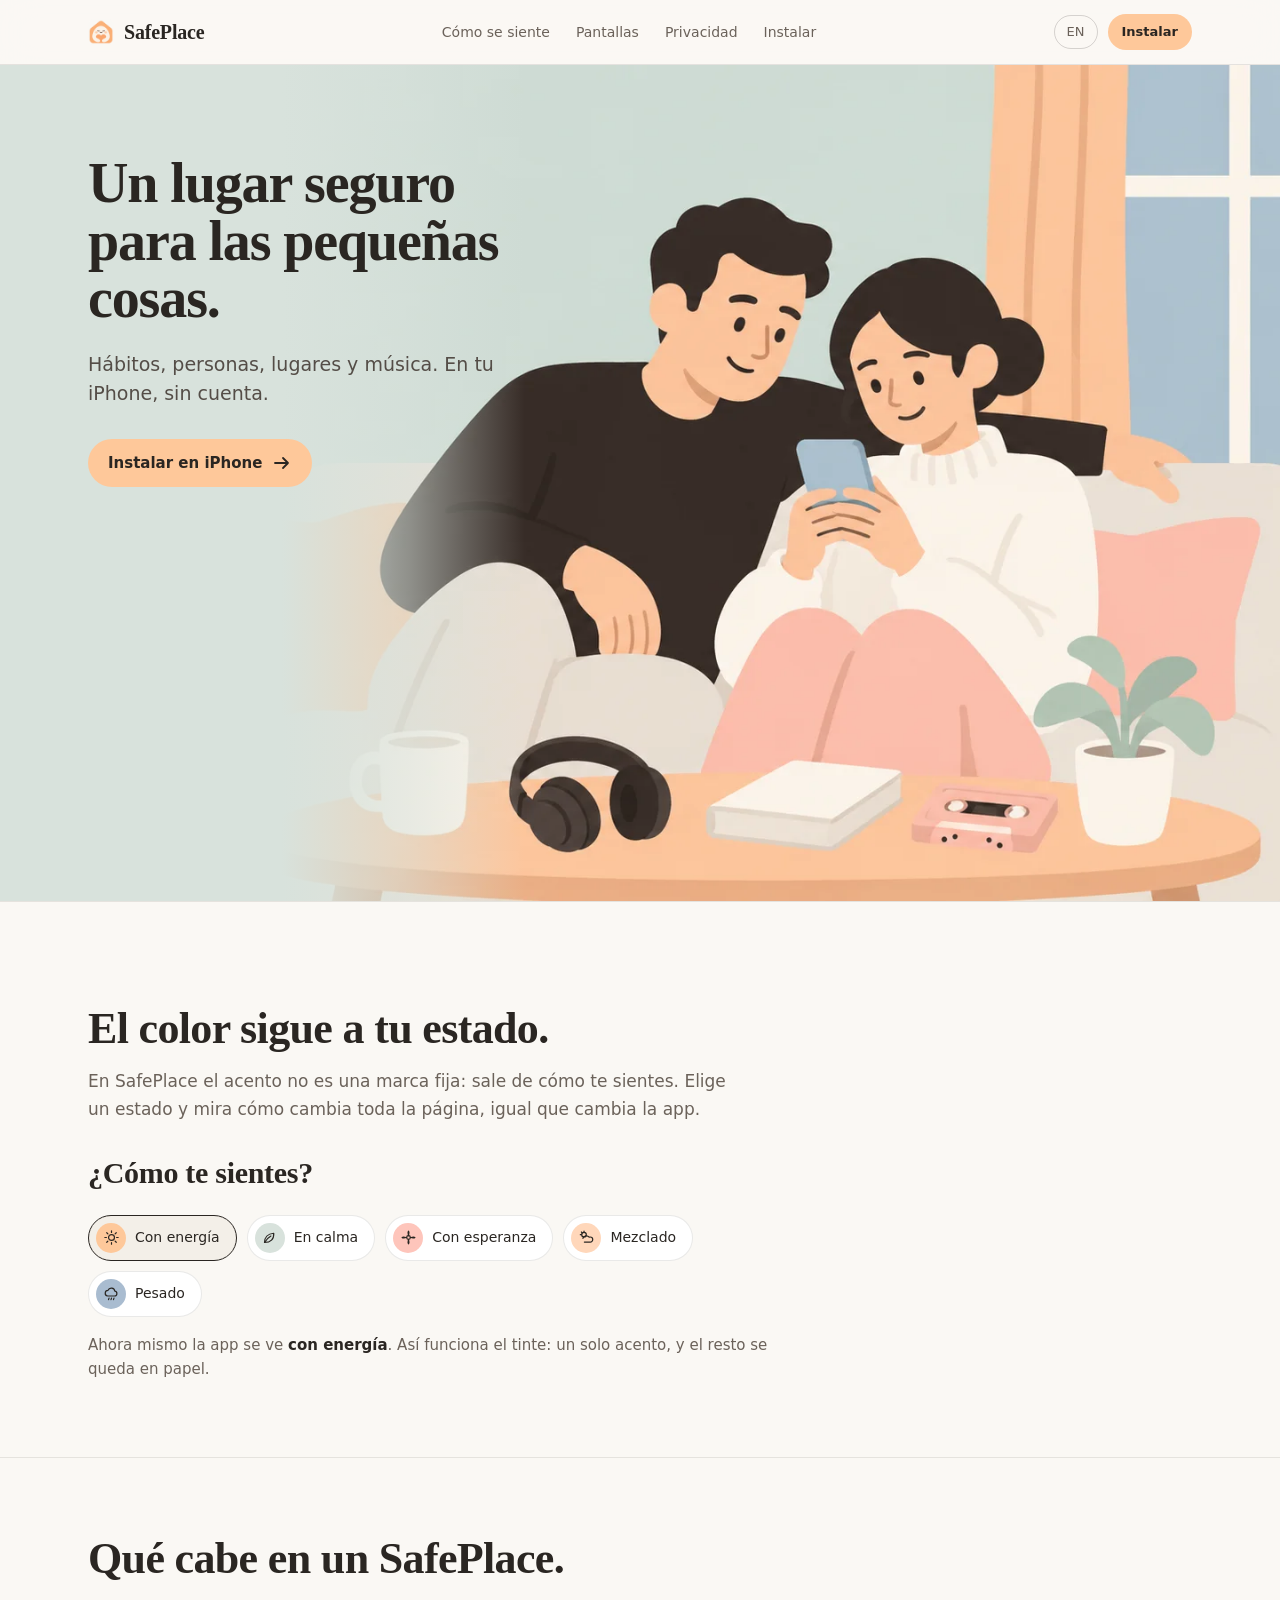
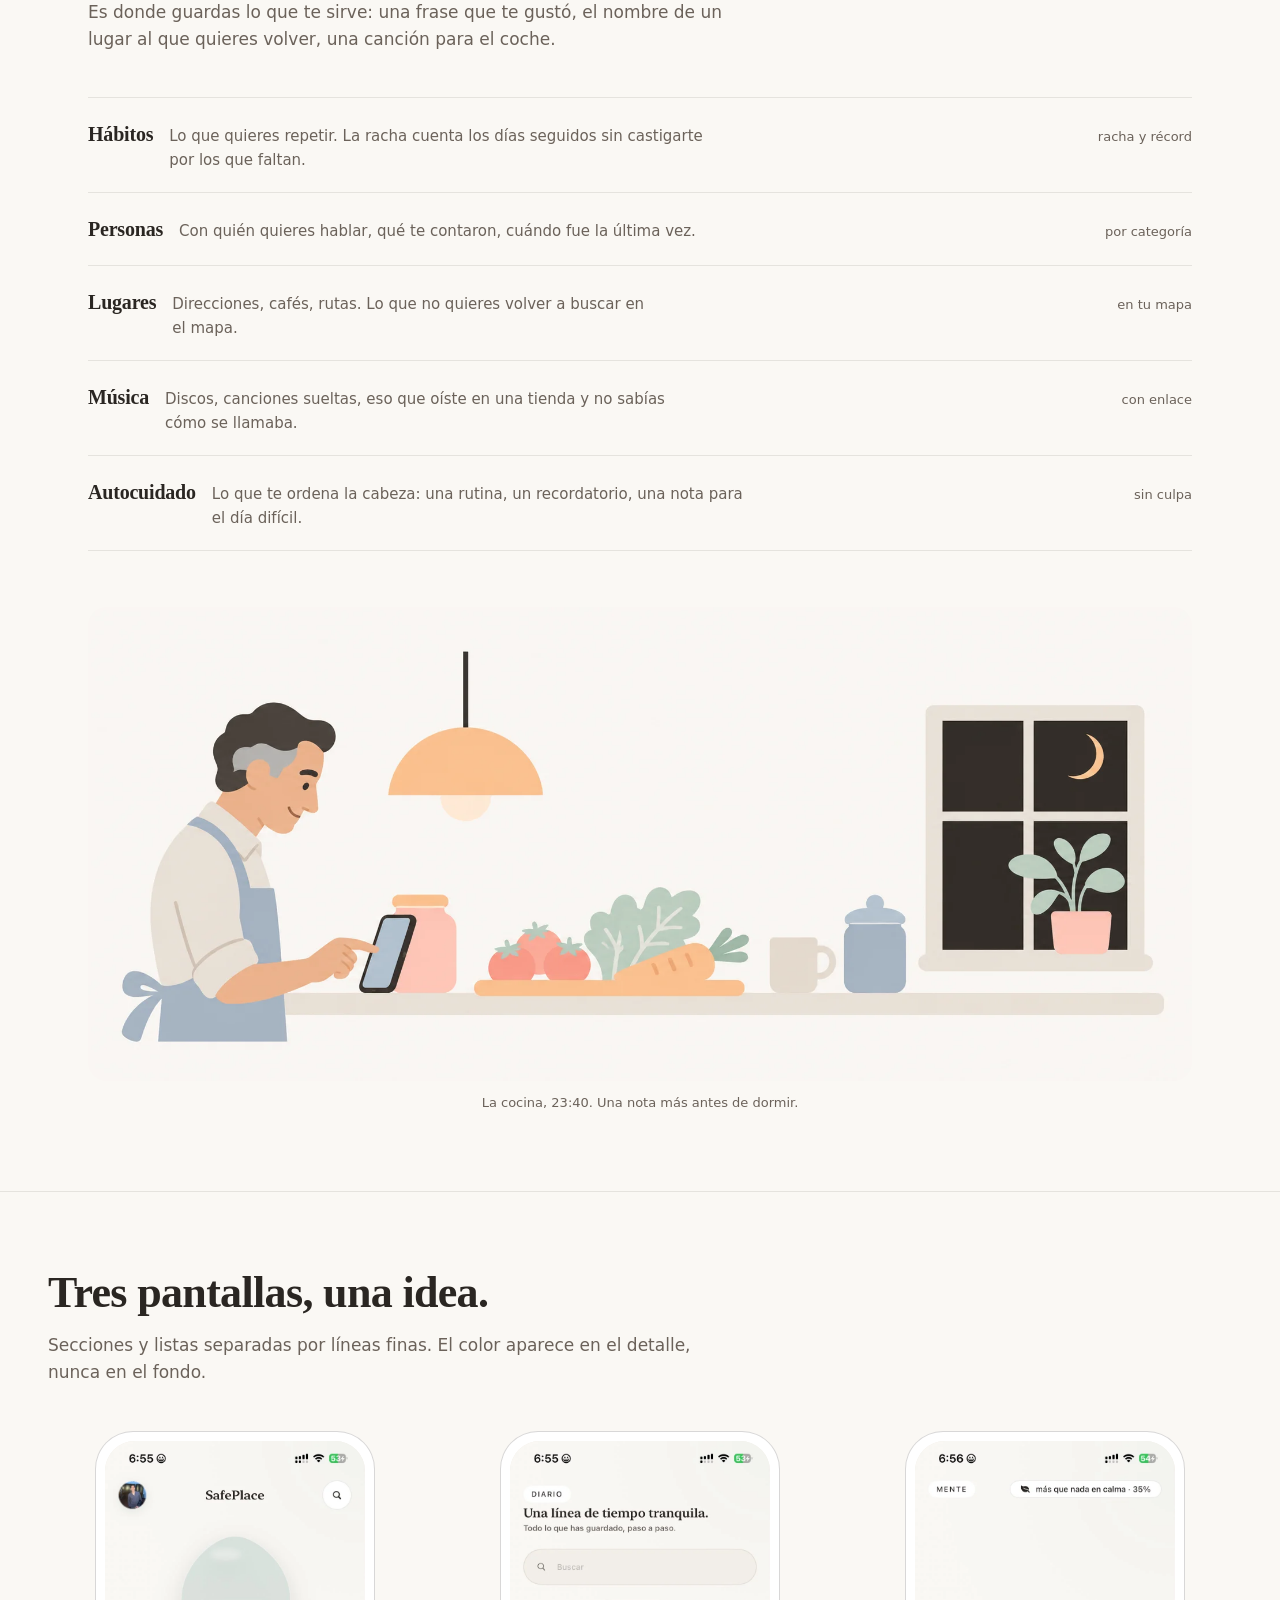
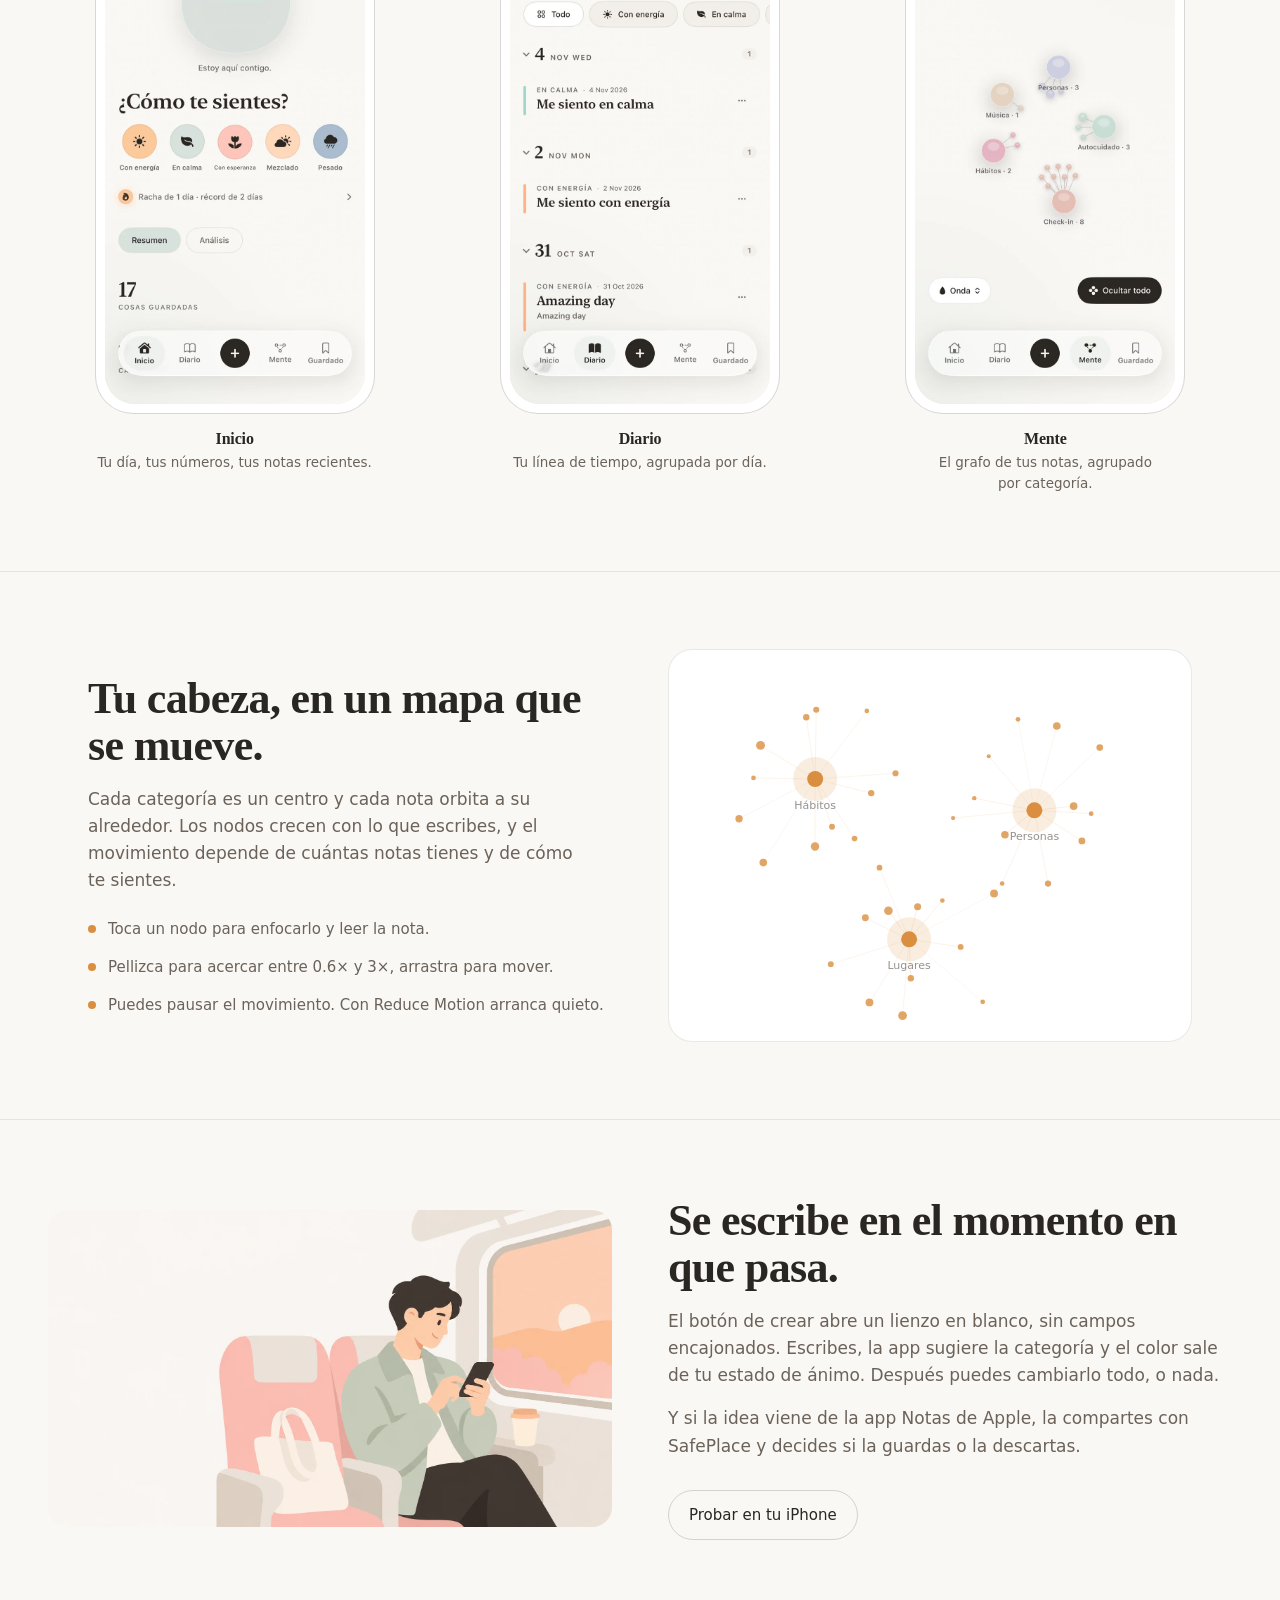
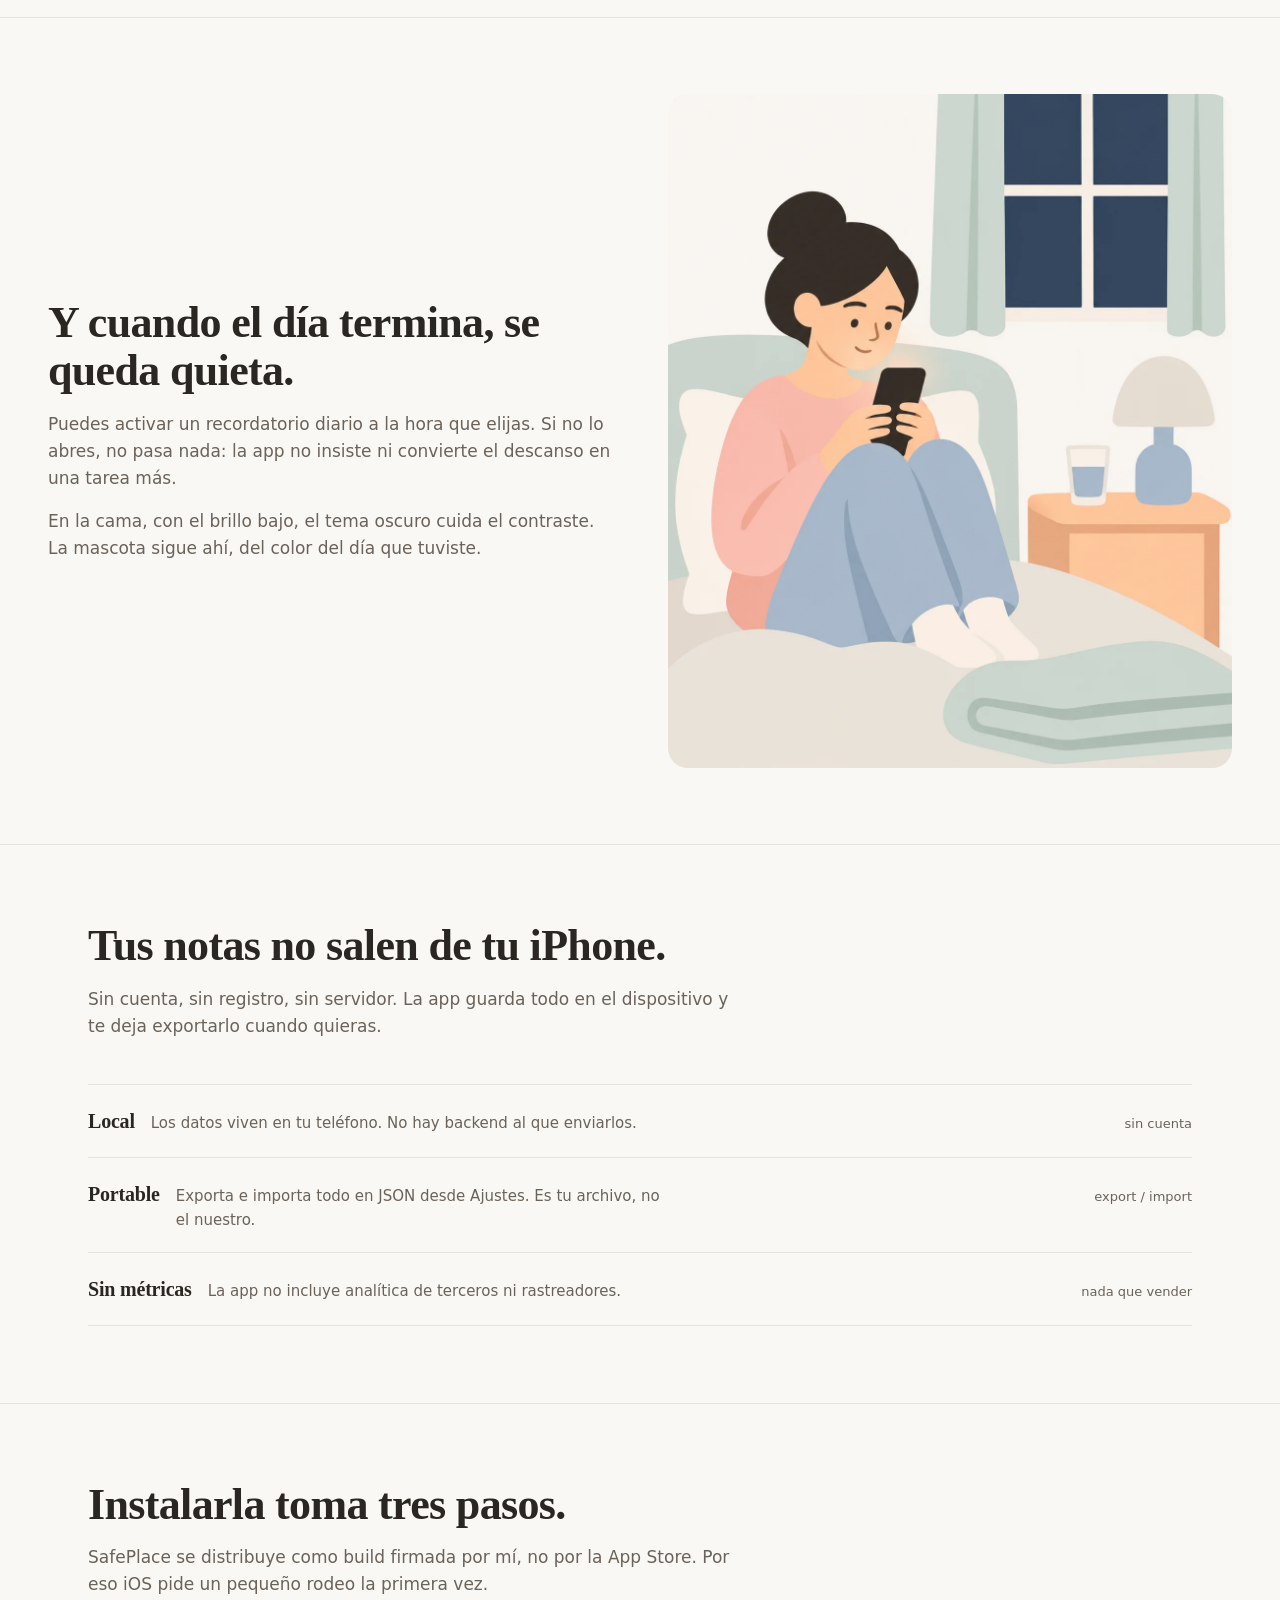
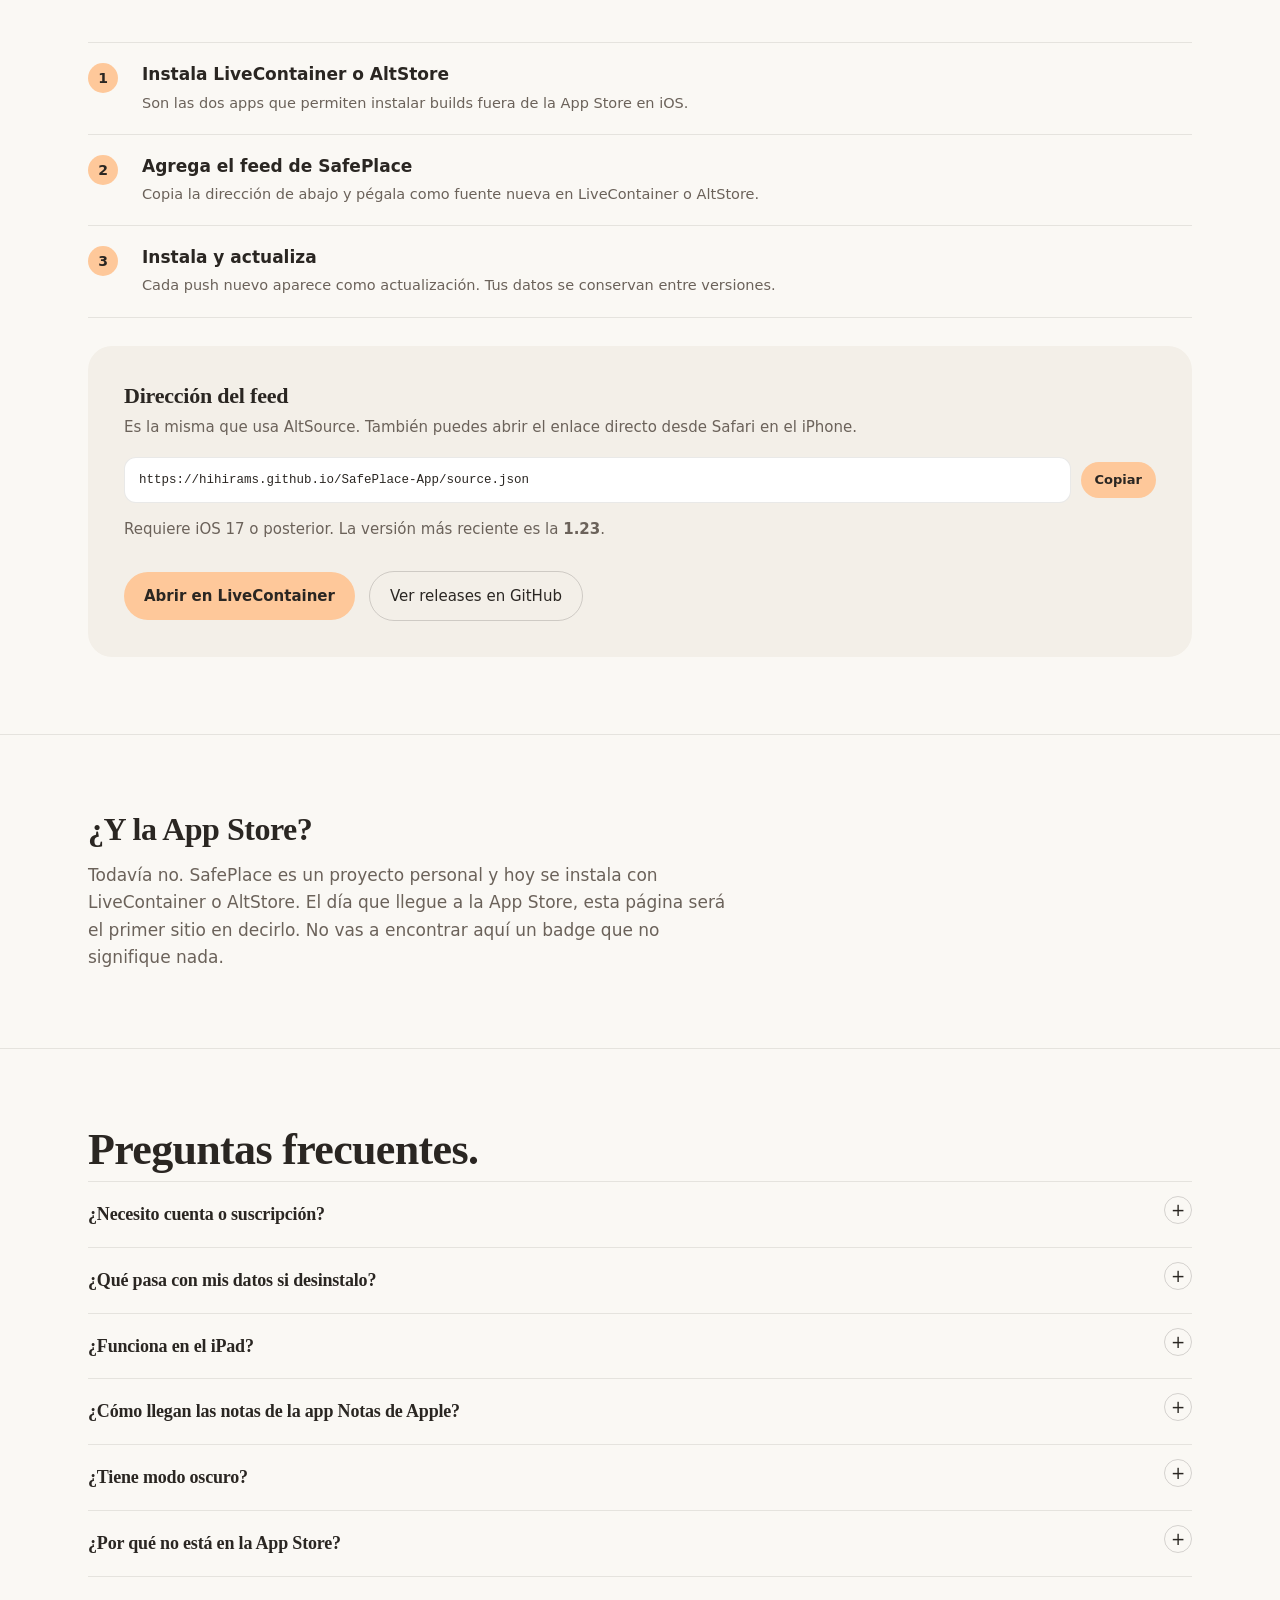
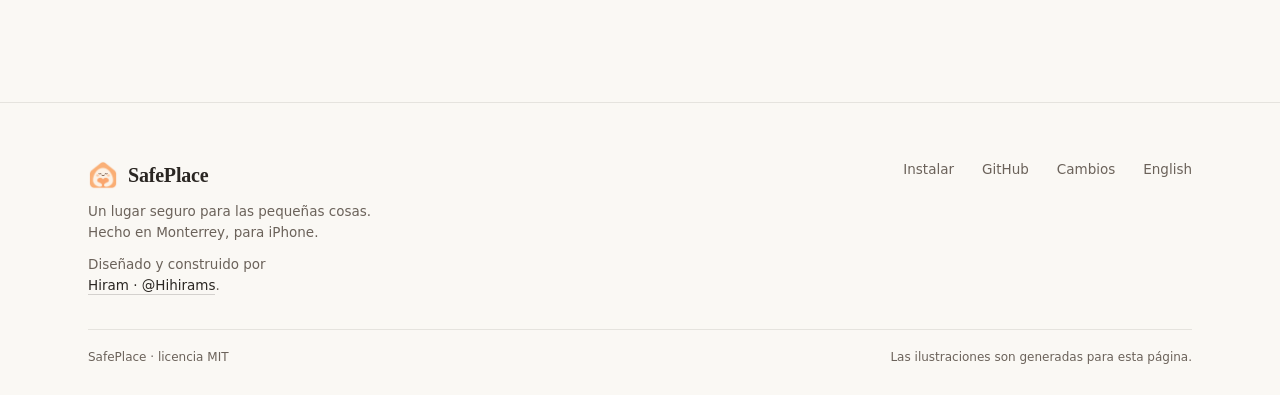
<file: docs/index.html>
<!doctype html>
<html lang="es">
<head>
<!-- impeccable-disable cream-palette: el papel #FAF8F4 es el token canvas del DESIGN.md de la app; el brief manda sobre la advertencia de paleta -->
<meta charset="utf-8">
<meta name="viewport" content="width=device-width, initial-scale=1">
<title>SafePlace — Un lugar seguro para las pequeñas cosas</title>
<meta name="description" content="Hábitos, personas, lugares, música y todo lo que te ayuda a estar mejor. Una app de iPhone que se queda en tu dispositivo y se ve como un cuaderno bien hecho.">
<link rel="alternate" hreflang="es" href="index.html">
<link rel="alternate" hreflang="en" href="en.html">
<link rel="icon" href="icon.png">
<meta property="og:title" content="SafePlace">
<meta property="og:description" content="Un lugar seguro para las pequeñas cosas.">
<meta property="og:image" content="assets/og.png">
<meta property="og:type" content="website">
<link rel="stylesheet" href="landing.css">
</head>
<body>
<a class="skip" href="#contenido">Saltar al contenido</a>

<header class="topbar">
  <div class="topbar-in">
    <a class="brand" href="index.html">
      <img src="icon.png" alt="" width="26" height="26">
      <span class="wordmark">SafePlace</span>
    </a>
    <nav class="nav" aria-label="Principal">
      <a href="#como">Cómo se siente</a>
      <a href="#pantallas">Pantallas</a>
      <a href="#privacidad">Privacidad</a>
      <a href="#instalar">Instalar</a>
    </nav>
    <div class="top-actions">
      <a class="lang" href="en.html" hreflang="en" lang="en">EN</a>
      <a class="btn btn--sm" href="#instalar">Instalar</a>
    </div>
  </div>
</header>

<main id="contenido">

  <section class="hero">
    <div class="hero-bg">
      <img src="assets/hero-wide.webp" width="1672" height="941" alt="Dos personas en el sofá de casa, mirando juntas el teléfono.">
    </div>
    <div class="hero-scrim" aria-hidden="true"></div>
    <div class="hero-inner">
      <div class="hero-copy">
        <h1 class="rise">Un lugar seguro para las pequeñas cosas.</h1>
        <p class="hero-sub rise d1">Hábitos, personas, lugares y música. En tu iPhone, sin cuenta.</p>
        <div class="hero-cta rise d2">
          <a class="btn" href="#instalar">Instalar en iPhone
            <svg class="btn-arrow" viewBox="0 0 20 20" fill="none" aria-hidden="true"><path d="M3 10h13M11 5l5 5-5 5" stroke="currentColor" stroke-width="1.8" stroke-linecap="round" stroke-linejoin="round"/></svg>
          </a>
        </div>
      </div>
    </div>
  </section>

  <section class="rule" id="como">
    <div class="wrap">
      <div class="mood reveal">
        <h2>El color sigue a tu estado.</h2>
        <p class="lede">En SafePlace el acento no es una marca fija: sale de cómo te sientes. Elige un estado y mira cómo cambia toda la página, igual que cambia la app.</p>
        <p class="mood-q" style="margin-top:26px">¿Cómo te sientes?</p>
        <div class="moods" role="group" aria-label="Estado de ánimo">
          <button class="mood-btn" type="button" data-mood="bright" aria-pressed="true" data-deep="#E8A85F" data-wash="rgba(254,200,154,.22)" data-label="con energía">
            <span class="mood-dot" style="background:#FEC89A"><svg aria-hidden="true" viewBox="0 0 24 24" fill="none" stroke="#2A2622" stroke-width="1.7" stroke-linecap="round"><circle cx="12" cy="12" r="4.2"/><path d="M12 2.6v2.2M12 19.2v2.2M2.6 12h2.2M19.2 12h2.2M5.3 5.3l1.6 1.6M17.1 17.1l1.6 1.6M18.7 5.3l-1.6 1.6M6.9 17.1l-1.6 1.6"/></svg></span>
            Con energía
          </button>
          <button class="mood-btn" type="button" data-mood="calm" aria-pressed="false" data-deep="#7E9C93" data-wash="rgba(216,226,220,.30)" data-label="en calma">
            <span class="mood-dot" style="background:#D8E2DC"><svg aria-hidden="true" viewBox="0 0 24 24" fill="none" stroke="#2A2622" stroke-width="1.7" stroke-linecap="round" stroke-linejoin="round"><path d="M5 19c0-7 4.5-12.5 13-13 .5 8.5-4.5 13-13 13Z"/><path d="M5 19c2.5-4 5.5-7 9-9"/></svg></span>
            En calma
          </button>
          <button class="mood-btn" type="button" data-mood="hopeful" aria-pressed="false" data-deep="#D9836F" data-wash="rgba(254,197,187,.26)" data-label="con esperanza">
            <span class="mood-dot" style="background:#FEC5BB"><svg aria-hidden="true" viewBox="0 0 24 24" fill="none" stroke="#2A2622" stroke-width="1.7" stroke-linecap="round"><circle cx="12" cy="12" r="2.6"/><path d="M12 9.4C12 6.8 10.4 4.6 12 3.2c1.6 1.4 0 3.6 0 6.2M14.6 12c2.6 0 4.8-1.6 6.2 0-1.4 1.6-3.6 0-6.2 0M12 14.6c0 2.6 1.6 4.8 0 6.2-1.6-1.4 0-3.6 0-6.2M9.4 12c-2.6 0-4.8 1.6-6.2 0 1.4-1.6 3.6 0 6.2 0"/></svg></span>
            Con esperanza
          </button>
          <button class="mood-btn" type="button" data-mood="mixed" aria-pressed="false" data-deep="#D99A5C" data-wash="rgba(255,215,186,.26)" data-label="mezclado">
            <span class="mood-dot" style="background:#FFD7BA"><svg aria-hidden="true" viewBox="0 0 24 24" fill="none" stroke="#2A2622" stroke-width="1.7" stroke-linecap="round" stroke-linejoin="round"><circle cx="8.5" cy="8" r="3.2"/><path d="M8.5 2.8v1.4M3.3 8h1.4M4.8 4.3l1 1"/><path d="M9 18.5h8.2a3.6 3.6 0 0 0 0-7.2c-.5 0-1 .1-1.4.3A5 5 0 0 0 7 13.2"/></svg></span>
            Mezclado
          </button>
          <button class="mood-btn" type="button" data-mood="heavy" aria-pressed="false" data-deep="#5F7C9B" data-wash="rgba(169,188,208,.28)" data-label="pesado">
            <span class="mood-dot" style="background:#A9BCD0"><svg aria-hidden="true" viewBox="0 0 24 24" fill="none" stroke="#2A2622" stroke-width="1.7" stroke-linecap="round" stroke-linejoin="round"><path d="M6.5 15.5a4 4 0 0 1 .6-7.95 5 5 0 0 1 9.6 1.2 3.4 3.4 0 0 1-.2 6.75Z"/><path d="M8.5 18.6l-.7 2M12 18.6l-.7 2M15.5 18.6l-.7 2"/></svg></span>
            Pesado
          </button>
        </div>
        <p class="mood-read" id="moodRead" aria-live="polite">Ahora mismo la app se ve <strong>con energía</strong>. Así funciona el tinte: un solo acento, y el resto se queda en papel.</p>
      </div>
    </div>
  </section>

  <section class="rule" id="guardas">
    <div class="wrap">
      <div class="section-head reveal">
        <h2>Qué cabe en un SafePlace.</h2>
        <p class="lede">Es donde guardas lo que te sirve: una frase que te gustó, el nombre de un lugar al que quieres volver, una canción para el coche.</p>
      </div>
      <div class="cats">
        <div class="cat reveal">
          <span class="cat-name">Hábitos</span>
          <span class="cat-desc">Lo que quieres repetir. La racha cuenta los días seguidos sin castigarte por los que faltan.</span>
          <span class="cat-count">racha y récord</span>
        </div>
        <div class="cat reveal">
          <span class="cat-name">Personas</span>
          <span class="cat-desc">Con quién quieres hablar, qué te contaron, cuándo fue la última vez.</span>
          <span class="cat-count">por categoría</span>
        </div>
        <div class="cat reveal">
          <span class="cat-name">Lugares</span>
          <span class="cat-desc">Direcciones, cafés, rutas. Lo que no quieres volver a buscar en el mapa.</span>
          <span class="cat-count">en tu mapa</span>
        </div>
        <div class="cat reveal">
          <span class="cat-name">Música</span>
          <span class="cat-desc">Discos, canciones sueltas, eso que oíste en una tienda y no sabías cómo se llamaba.</span>
          <span class="cat-count">con enlace</span>
        </div>
        <div class="cat reveal">
          <span class="cat-name">Autocuidado</span>
          <span class="cat-desc">Lo que te ordena la cabeza: una rutina, un recordatorio, una nota para el día difícil.</span>
          <span class="cat-count">sin culpa</span>
        </div>
      </div>
      <figure class="band reveal">
        <img src="assets/band-kitchen.webp" alt="Un hombre mayor en la cocina, de noche, guardando una nota en el teléfono." width="1914" height="822">
        <figcaption>La cocina, 23:40. Una nota más antes de dormir.</figcaption>
      </figure>
    </div>
  </section>

  <section class="rule" id="pantallas">
    <div class="wrap wrap--wide">
      <div class="section-head reveal">
        <h2>Tres pantallas, una idea.</h2>
        <p class="lede">Secciones y listas separadas por líneas finas. El color aparece en el detalle, nunca en el fondo.</p>
      </div>
      <div class="screens-shell">
        <div class="screens-viewport">
        <div class="screens" id="screens-track">
        <figure class="device reveal">
          <div class="device-frame">
            <div class="device-screen">
              <img src="assets/shot-home.webp" alt="Pantalla de inicio de SafePlace: el ánimo del día, la racha y el resumen." width="739" height="1600">
            </div>
          </div>
          <figcaption class="device-cap"><b>Inicio</b>Tu día, tus números, tus notas recientes.</figcaption>
      </figure>

        <figure class="device reveal">
          <div class="device-frame">
            <div class="device-screen">
              <img src="assets/shot-journal.webp" alt="Pantalla de diario de SafePlace: la línea de tiempo agrupada por día." width="739" height="1600">
            </div>
          </div>
          <figcaption class="device-cap"><b>Diario</b>Tu línea de tiempo, agrupada por día.</figcaption>
      </figure>

        <figure class="device reveal">
          <div class="device-frame">
            <div class="device-screen">
              <img src="assets/shot-mind.webp" alt="Pantalla Mente de SafePlace: el mapa de notas agrupado por categoría." width="739" height="1600">
            </div>
          </div>
          <figcaption class="device-cap"><b>Mente</b>El grafo de tus notas, agrupado por categoría.</figcaption>
      </figure>
      </div>
      </div>
      <div class="screens-controls">
        <button class="screen-nav" type="button" data-dir="-1" aria-label="Pantalla anterior">
          <svg viewBox="0 0 20 20" fill="none" aria-hidden="true"><path d="M12.5 4.5 7 10l5.5 5.5" stroke="currentColor" stroke-width="1.8" stroke-linecap="round" stroke-linejoin="round"/></svg>
        </button>
        <span class="screen-count" aria-live="polite">1 / 3</span>
        <button class="screen-nav" type="button" data-dir="1" aria-label="Pantalla siguiente">
          <svg viewBox="0 0 20 20" fill="none" aria-hidden="true"><path d="M7.5 4.5 13 10l-5.5 5.5" stroke="currentColor" stroke-width="1.8" stroke-linecap="round" stroke-linejoin="round"/></svg>
        </button>
      </div>
      </div>
    </div>
  </section>

  <section class="rule" id="mente">
    <div class="wrap mind">
      <div class="reveal">
        <h2>Tu cabeza, en un mapa que se mueve.</h2>
        <p class="lede">Cada categoría es un centro y cada nota orbita a su alrededor. Los nodos crecen con lo que escribes, y el movimiento depende de cuántas notas tienes y de cómo te sientes.</p>
        <ul class="mind-facts">
          <li>Toca un nodo para enfocarlo y leer la nota.</li>
          <li>Pellizca para acercar entre 0.6× y 3×, arrastra para mover.</li>
          <li>Puedes pausar el movimiento. Con Reduce Motion arranca quieto.</li>
        </ul>
      </div>
      <div class="mind-canvas-wrap reveal">
        <canvas id="mind-canvas" role="img" aria-label="Grafo de ejemplo: tres centros con notas orbitando alrededor."></canvas>
      </div>
    </div>
  </section>

  <section class="rule" id="momentos">
    <div class="wrap wrap--wide scene">
      <div class="scene-art reveal">
        <img src="assets/scene-1.webp" alt="Un hombre en el tren guardando una nota en el teléfono." width="1672" height="941">
      </div>
      <div class="reveal">
        <h2>Se escribe en el momento en que pasa.</h2>
        <p class="lede">El botón de crear abre un lienzo en blanco, sin campos encajonados. Escribes, la app sugiere la categoría y el color sale de tu estado de ánimo. Después puedes cambiarlo todo, o nada.</p>
        <p class="lede">Y si la idea viene de la app Notas de Apple, la compartes con SafePlace y decides si la guardas o la descartas.</p>
        <div class="hero-cta">
          <a class="btn btn--ghost" href="#instalar">Probar en tu iPhone</a>
        </div>
      </div>
    </div>
  </section>

  <section class="rule" id="noche">
    <div class="wrap wrap--wide scene scene--flip">
      <div class="scene-art reveal">
        <img src="assets/scene-3.webp" alt="Una persona en la cama, de noche, con el teléfono en las manos." width="1148" height="1370">
      </div>
      <div class="reveal">
        <h2>Y cuando el día termina, se queda quieta.</h2>
        <p class="lede">Puedes activar un recordatorio diario a la hora que elijas. Si no lo abres, no pasa nada: la app no insiste ni convierte el descanso en una tarea más.</p>
        <p class="lede">En la cama, con el brillo bajo, el tema oscuro cuida el contraste. La mascota sigue ahí, del color del día que tuviste.</p>
      </div>
    </div>
  </section>

  <section class="rule" id="privacidad">
    <div class="wrap">
      <div class="section-head reveal">
        <h2>Tus notas no salen de tu iPhone.</h2>
        <p class="lede">Sin cuenta, sin registro, sin servidor. La app guarda todo en el dispositivo y te deja exportarlo cuando quieras.</p>
      </div>
      <div class="cats">
        <div class="cat reveal"><span class="cat-name">Local</span><span class="cat-desc">Los datos viven en tu teléfono. No hay backend al que enviarlos.</span><span class="cat-count">sin cuenta</span></div>
        <div class="cat reveal"><span class="cat-name">Portable</span><span class="cat-desc">Exporta e importa todo en JSON desde Ajustes. Es tu archivo, no el nuestro.</span><span class="cat-count">export / import</span></div>
        <div class="cat reveal"><span class="cat-name">Sin métricas</span><span class="cat-desc">La app no incluye analítica de terceros ni rastreadores.</span><span class="cat-count">nada que vender</span></div>
      </div>
    </div>
  </section>

  <section class="rule" id="instalar">
    <div class="wrap">
      <div class="section-head reveal">
        <h2>Instalarla toma tres pasos.</h2>
        <p class="lede">SafePlace se distribuye como build firmada por mí, no por la App Store. Por eso iOS pide un pequeño rodeo la primera vez.</p>
      </div>
      <ol class="steps reveal">
        <li><div><b>Instala LiveContainer o AltStore</b><span>Son las dos apps que permiten instalar builds fuera de la App Store en iOS.</span></div></li>
        <li><div><b>Agrega el feed de SafePlace</b><span>Copia la dirección de abajo y pégala como fuente nueva en LiveContainer o AltStore.</span></div></li>
        <li><div><b>Instala y actualiza</b><span>Cada push nuevo aparece como actualización. Tus datos se conservan entre versiones.</span></div></li>
      </ol>

      <div class="install reveal">
        <h3>Dirección del feed</h3>
        <p>Es la misma que usa AltSource. También puedes abrir el enlace directo desde Safari en el iPhone.</p>
        <div class="feed">
          <code id="feedUrl">https://hihirams.github.io/SafePlace-App/source.json</code>
          <button class="btn btn--sm" type="button" id="copyBtn">Copiar</button>
        </div>
        <p class="install-note">Requiere iOS 17 o posterior. La versión más reciente es la <strong id="versionLabel">1.49</strong>.</p>
        <div class="hero-cta">
          <a class="btn" href="livecontainer://sources?url=https://hihirams.github.io/SafePlace-App/source.json">Abrir en LiveContainer</a>
          <a class="btn btn--ghost" href="https://github.com/Hihirams/SafePlace-App/releases/latest">Ver releases en GitHub</a>
        </div>
      </div>
    </div>
  </section>

  <section class="rule" id="appstore">
    <div class="wrap">
      <div class="reveal" style="max-width:64ch">
        <h2 style="font-size:clamp(24px,3vw,32px)">¿Y la App Store?</h2>
        <p class="lede">Todavía no. SafePlace es un proyecto personal y hoy se instala con LiveContainer o AltStore. El día que llegue a la App Store, esta página será el primer sitio en decirlo. No vas a encontrar aquí un badge que no signifique nada.</p>
      </div>
    </div>
  </section>

  <section class="rule" id="preguntas">
    <div class="wrap">
      <h2 class="reveal" style="margin-bottom:8px">Preguntas frecuentes.</h2>
      <div class="faq">
        <details>
          <summary>¿Necesito cuenta o suscripción?</summary>
          <p>No. No hay cuenta, no hay nube y no hay compras dentro de la app. Instalas y usas.</p>
        </details>
        <details>
          <summary>¿Qué pasa con mis datos si desinstalo?</summary>
          <p>Se van con la app. Por eso Ajustes incluye exportar a JSON: hazlo antes de borrarla si quieres conservar el historial.</p>
        </details>
        <details>
          <summary>¿Funciona en el iPad?</summary>
          <p>Sí. La app adapta el ancho de lectura y usa cuadrículas de tres o cuatro columnas en pantallas grandes.</p>
        </details>
        <details>
          <summary>¿Cómo llegan las notas de la app Notas de Apple?</summary>
          <p>Abres la nota, tocas Compartir, eliges SafePlace y la nota aparece en la pestaña Notas para que decidas si la guardas. iOS no permite leer Notas directamente, así que se usa la hoja de compartir.</p>
        </details>
        <details>
          <summary>¿Tiene modo oscuro?</summary>
          <p>Claro, oscuro y automático. En oscuro el papel se vuelve negro y el acento se mantiene, porque el color sigue siendo el mismo lenguaje.</p>
        </details>
        <details>
          <summary>¿Por qué no está en la App Store?</summary>
          <p>Porque es un proyecto personal que voy publicando build por build. La distribución por LiveContainer permite actualizar sin depender de una revisión.</p>
        </details>
      </div>
    </div>
  </section>
</main>

<footer>
  <div class="wrap">
    <div class="foot">
      <div>
        <div class="foot-brand">
          <img src="icon.png" alt="" width="30" height="30">
          <span class="wordmark">SafePlace</span>
        </div>
        <p>Un lugar seguro para las pequeñas cosas. Hecho en Monterrey, para iPhone.</p>
        <p class="foot-credit">Diseñado y construido por <a href="https://github.com/Hihirams">Hiram · @Hihirams</a>.</p>
      </div>
      <nav class="foot-links" aria-label="Pie">
        <a href="#instalar">Instalar</a>
        <a href="https://github.com/Hihirams/SafePlace-App">GitHub</a>
        <a href="https://github.com/Hihirams/SafePlace-App/blob/main/CHANGELOG.md">Cambios</a>
        <a href="en.html" hreflang="en" lang="en">English</a>
      </nav>
    </div>
    <div class="legal">
      <span>SafePlace · licencia MIT</span>
      <span>Las ilustraciones son generadas para esta página.</span>
    </div>
  </div>
</footer>

<script>
(function () {
  "use strict";
  var root = document.documentElement;

  /* mood: el acento tiñe toda la página */
  var buttons = Array.prototype.slice.call(document.querySelectorAll(".mood-btn"));
  var read = document.getElementById("moodRead");

  function setMood(btn) {
    buttons.forEach(function (b) { b.setAttribute("aria-pressed", String(b === btn)); });
    root.style.setProperty("--accent", getComputedStyle(btn.querySelector(".mood-dot")).backgroundColor);
    root.style.setProperty("--accent-deep", btn.getAttribute("data-deep"));
    root.style.setProperty("--accent-wash", btn.getAttribute("data-wash"));
    if (read) {
      read.innerHTML = "Ahora mismo la app se ve <strong>" + btn.getAttribute("data-label") + "</strong>. Así funciona el tinte: un solo acento, y el resto se queda en papel.";
    }
  }

  buttons.forEach(function (b) {
    b.addEventListener("click", function () { setMood(b); });
  });

  /* copiar el feed */
  var copyBtn = document.getElementById("copyBtn");
  if (copyBtn) {
    copyBtn.addEventListener("click", function () {
      var text = document.getElementById("feedUrl").textContent.trim();
      var done = function () {
        copyBtn.textContent = "Copiado";
        setTimeout(function () { copyBtn.textContent = "Copiar"; }, 1800);
      };
      if (navigator.clipboard && navigator.clipboard.writeText) {
        navigator.clipboard.writeText(text).then(done, done);
      } else { done(); }
    });
  }

  /* versión desde el feed AltSource */
  var versionLabel = document.getElementById("versionLabel");
  if (versionLabel && location.protocol !== "file:") {
    fetch("source.json", { cache: "no-store" })
      .then(function (r) { return r.ok ? r.json() : null; })
      .then(function (data) {
        var v = data && data.apps && data.apps[0] && data.apps[0].versions && data.apps[0].versions[0];
        if (v && v.version) versionLabel.textContent = v.version;
      })
      .catch(function () {});
  }

  /* revelados */
  var els = document.querySelectorAll(".reveal");
  if ("IntersectionObserver" in window) {
    var io = new IntersectionObserver(function (entries) {
      entries.forEach(function (en) {
        if (en.isIntersecting) { en.target.classList.add("in"); io.unobserve(en.target); }
      });
    }, { rootMargin: "0px 0px -6% 0px", threshold: .08 });
    els.forEach(function (el) { io.observe(el); });
  } else {
    els.forEach(function (el) { el.classList.add("in"); });
  }

  /* grafo Mente: órbitas lentas y repulsión al cursor */
  var canvas = document.getElementById("mind-canvas");
  var reduce = window.matchMedia("(prefers-reduced-motion: reduce)").matches;
  if (canvas && canvas.getContext) {
    var ctx = canvas.getContext("2d");
    var w = 0, h = 0, hubs = [], nodes = [];
    var pointer = { x: -9999, y: -9999, active: false };
    var REPEL = 150;

    function accent() {
      return getComputedStyle(root).getPropertyValue("--accent-deep").trim() || "#D98F3F";
    }

    function build() {
      var rect = canvas.getBoundingClientRect();
      var dpr = Math.min(window.devicePixelRatio || 1, 2);
      w = rect.width; h = rect.height;
      canvas.width = w * dpr; canvas.height = h * dpr;
      ctx.setTransform(dpr, 0, 0, dpr, 0, 0);

      hubs = [
        { x: w * .28, y: h * .33, cat: "Hábitos" },
        { x: w * .70, y: h * .41, cat: "Personas" },
        { x: w * .46, y: h * .74, cat: "Lugares" }
      ];

      nodes = [];
      for (var i = 0; i < 36; i++) {
        var hub = hubs[i % hubs.length];
        nodes.push({
          hub: hub,
          a: (Math.floor(i / 3) / 12) * Math.PI * 2 + Math.random() * 0.5,
          d: 30 + Math.random() * 70,
          sp: (0.00008 + Math.random() * 0.00016) * (Math.random() < .5 ? -1 : 1),
          r: 2 + Math.random() * 2.6,
          ox: 0, oy: 0, vx: 0, vy: 0
        });
      }
    }

    function step() {
      var c = accent();
      ctx.clearRect(0, 0, w, h);

      var i, n, hx, hy, dx, dy, dist, force;

      for (i = 0; i < nodes.length; i++) {
        n = nodes[i];
        if (!reduce) n.a += n.sp * 16;
        hx = n.hub.x + Math.cos(n.a) * n.d;
        hy = n.hub.y + Math.sin(n.a) * n.d;

        if (!reduce && pointer.active) {
          dx = hx + n.ox - pointer.x;
          dy = hy + n.oy - pointer.y;
          dist = Math.sqrt(dx * dx + dy * dy) || 1;
          if (dist < REPEL) {
            force = Math.pow(1 - dist / REPEL, 2) * 3.2;
            n.vx += (dx / dist) * force;
            n.vy += (dy / dist) * force;
          }
        }

        n.vx += -n.ox * 0.035;
        n.vy += -n.oy * 0.035;
        n.vx *= 0.90;
        n.vy *= 0.90;
        n.ox += n.vx;
        n.oy += n.vy;

        var px = hx + n.ox;
        var py = hy + n.oy;

        dx = px - n.hub.x;
        dy = py - n.hub.y;
        dist = Math.sqrt(dx * dx + dy * dy);

        ctx.beginPath();
        ctx.moveTo(n.hub.x, n.hub.y);
        ctx.lineTo(px, py);
        ctx.strokeStyle = c;
        ctx.globalAlpha = Math.max(0.03, 0.16 - dist / 1100);
        ctx.lineWidth = 1;
        ctx.stroke();

        ctx.globalAlpha = 0.8;
        ctx.fillStyle = c;
        ctx.beginPath();
        ctx.arc(px, py, n.r, 0, 6.283);
        ctx.fill();
      }

      for (i = 0; i < hubs.length; i++) {
        var hb = hubs[i];
        ctx.globalAlpha = 0.16;
        ctx.fillStyle = c;
        ctx.beginPath();
        ctx.arc(hb.x, hb.y, 22, 0, 6.283);
        ctx.fill();

        ctx.globalAlpha = 1;
        ctx.beginPath();
        ctx.arc(hb.x, hb.y, 8, 0, 6.283);
        ctx.fill();

        ctx.globalAlpha = 0.5;
        ctx.fillStyle = "#2A2622";
        ctx.font = "500 11px -apple-system, Segoe UI, system-ui, sans-serif";
        ctx.textAlign = "center";
        ctx.fillText(hb.cat, hb.x, hb.y + 30);
      }
      ctx.globalAlpha = 1;
    }

    function loop() {
      step();
      if (!reduce) requestAnimationFrame(loop);
    }

    canvas.addEventListener("pointermove", function (e) {
      var rect = canvas.getBoundingClientRect();
      pointer.x = e.clientX - rect.left;
      pointer.y = e.clientY - rect.top;
      pointer.active = true;
    });
    canvas.addEventListener("pointerleave", function () { pointer.active = false; });

    window.addEventListener("resize", function () { build(); step(); });
    build();
    requestAnimationFrame(loop);
    if (window.ResizeObserver) {
      new ResizeObserver(function () { build(); step(); }).observe(canvas);
    }
  }
  /* carrusel de pantallas: mueve por transform, sin scroll horizontal nativo,
     para que el gesto vertical de la página nunca quede secuestrado */
  var track = document.getElementById("screens-track");
  var shell = track && track.closest ? track.closest(".screens-shell") : null;
  if (track && shell) {
    var slides = Array.prototype.slice.call(track.querySelectorAll(".device"));
    var arrows = Array.prototype.slice.call(shell.querySelectorAll(".screen-nav"));
    var counter = shell.querySelector(".screen-count");
    var index = 0;
    var mq = window.matchMedia("(max-width: 900px)");

    function renderScreens() {
      var last = slides.length - 1;
      if (index < 0) index = 0;
      if (index > last) index = last;
      track.style.transform = mq.matches ? "translateX(" + (-index * 100) + "%)" : "";
      arrows.forEach(function (b) {
        var dir = Number(b.getAttribute("data-dir"));
        b.disabled = mq.matches && ((dir < 0 && index === 0) || (dir > 0 && index === last));
      });
      if (counter) counter.textContent = (index + 1) + " / " + slides.length;
    }

    arrows.forEach(function (b) {
      b.addEventListener("click", function () {
        index += Number(b.getAttribute("data-dir"));
        renderScreens();
      });
    });

    if (mq.addEventListener) mq.addEventListener("change", renderScreens);
    else if (mq.addListener) mq.addListener(renderScreens);

    renderScreens();
  }
})();
</script>
</body>
</html>
</file>
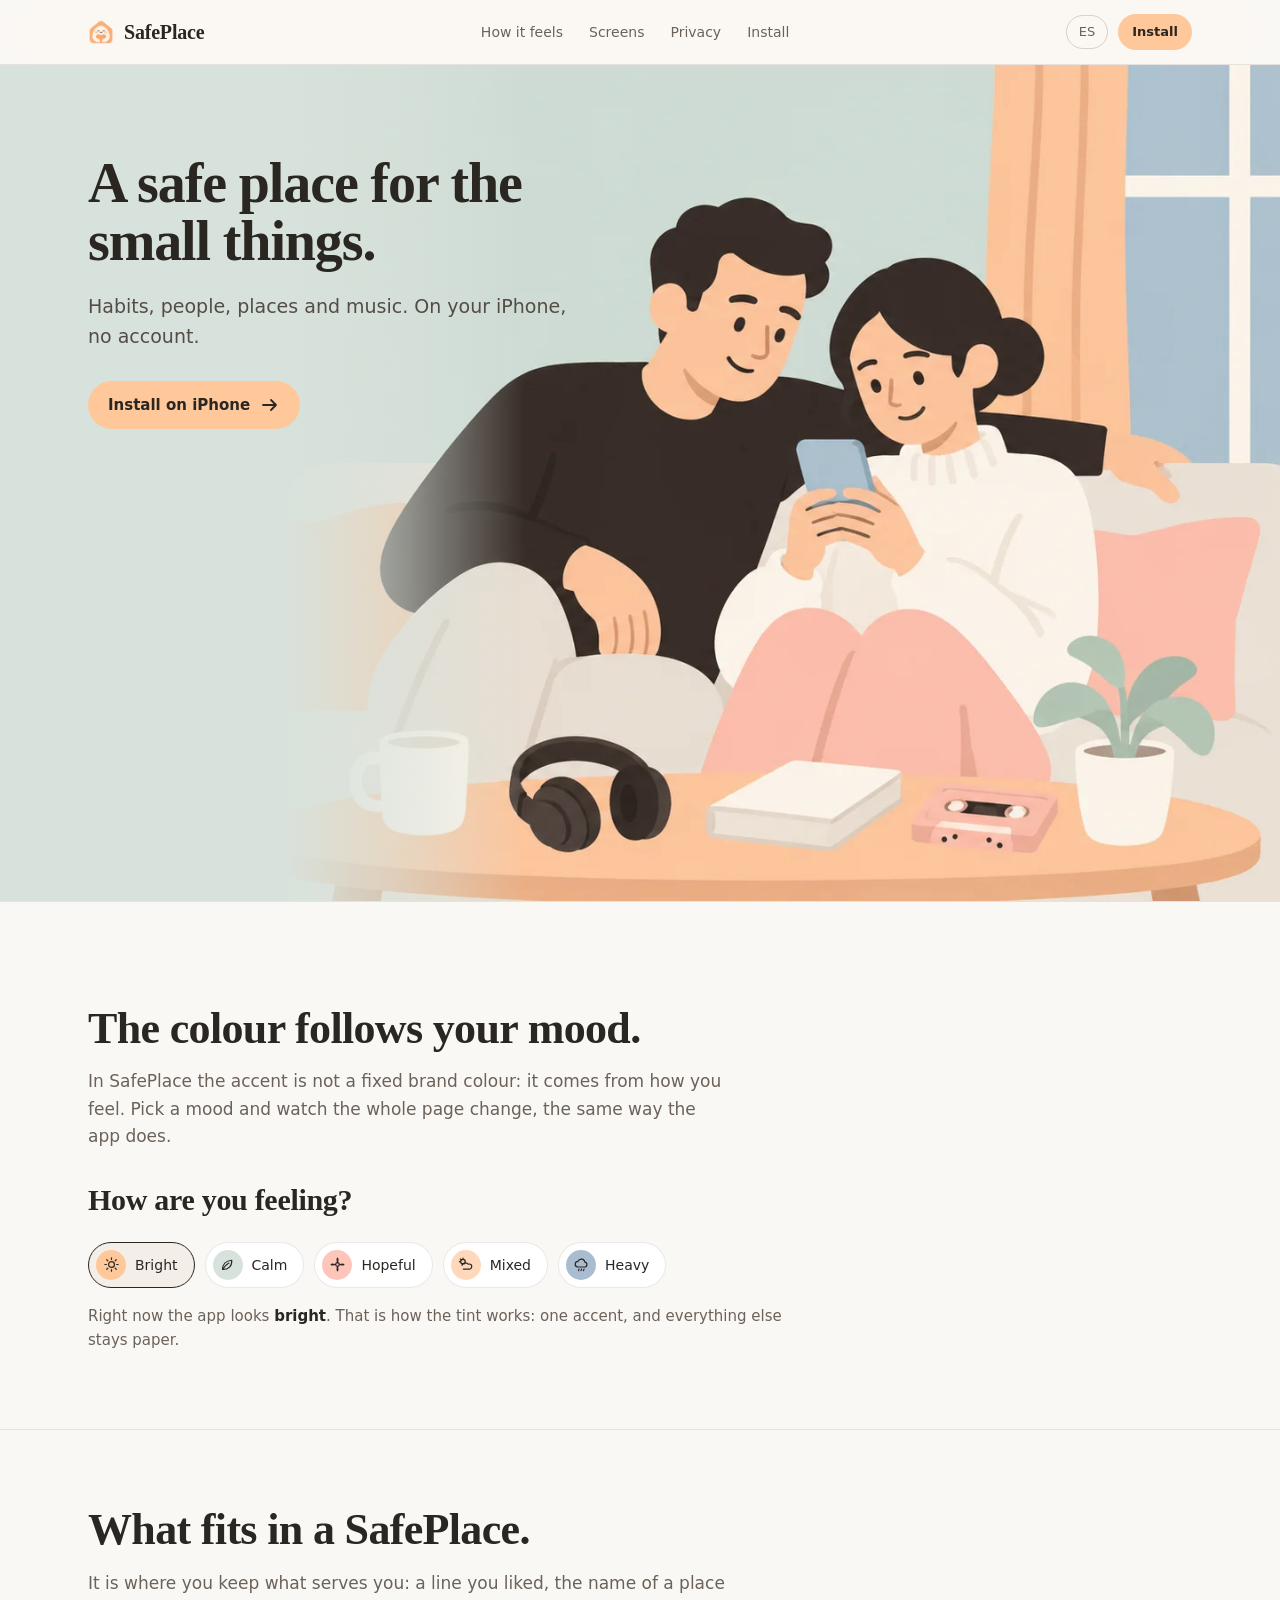
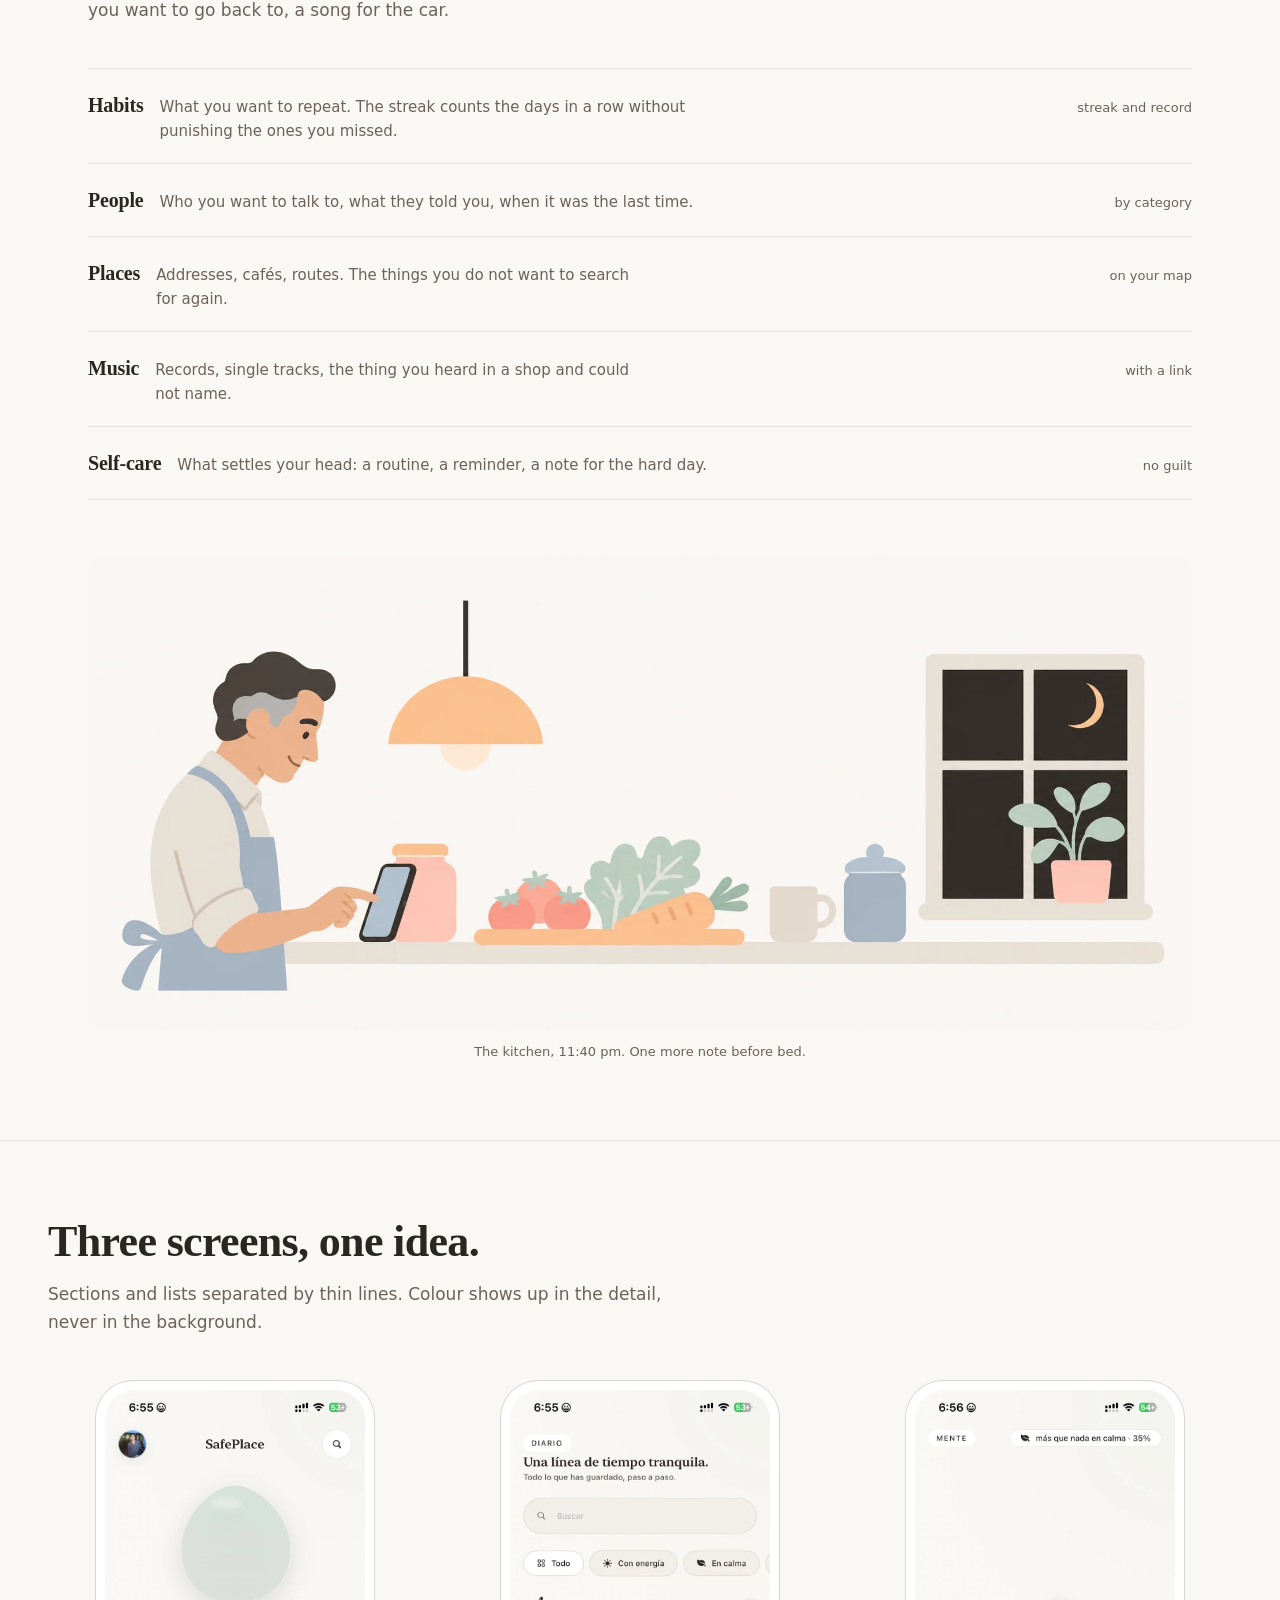
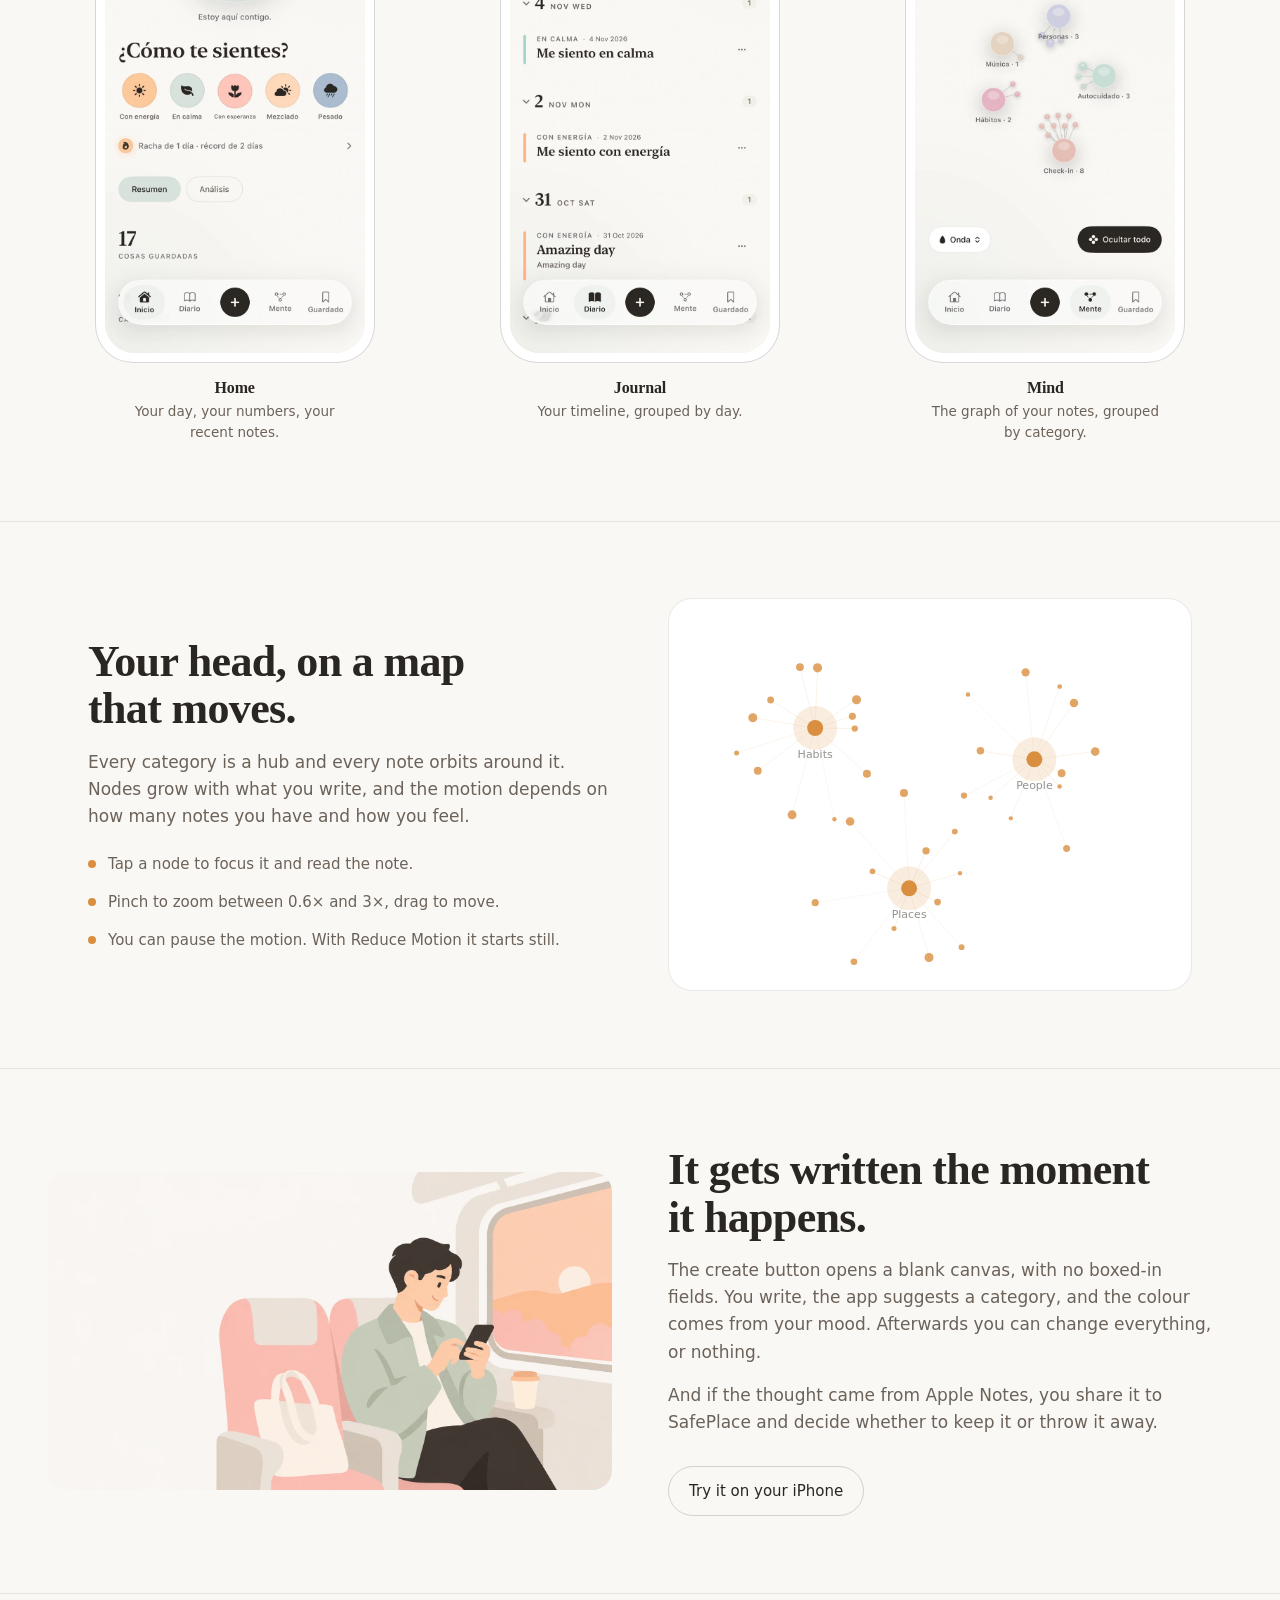
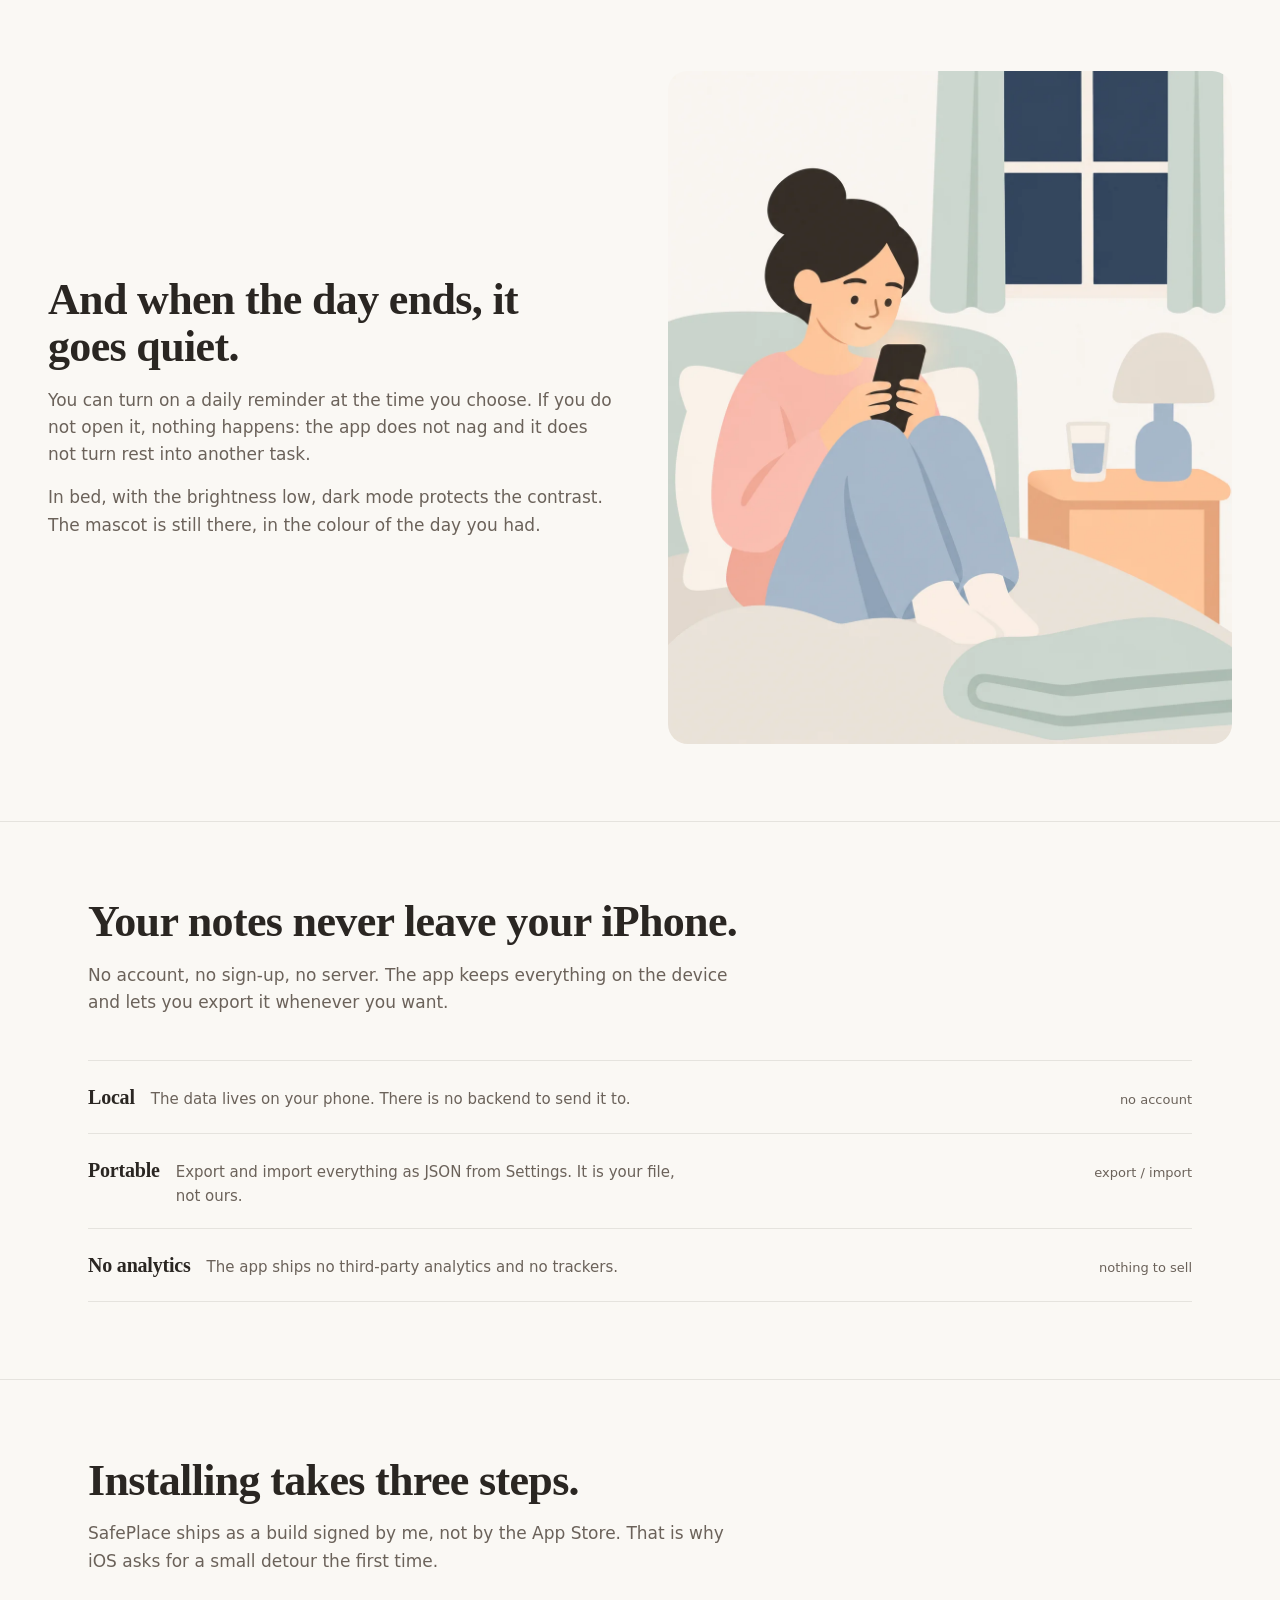
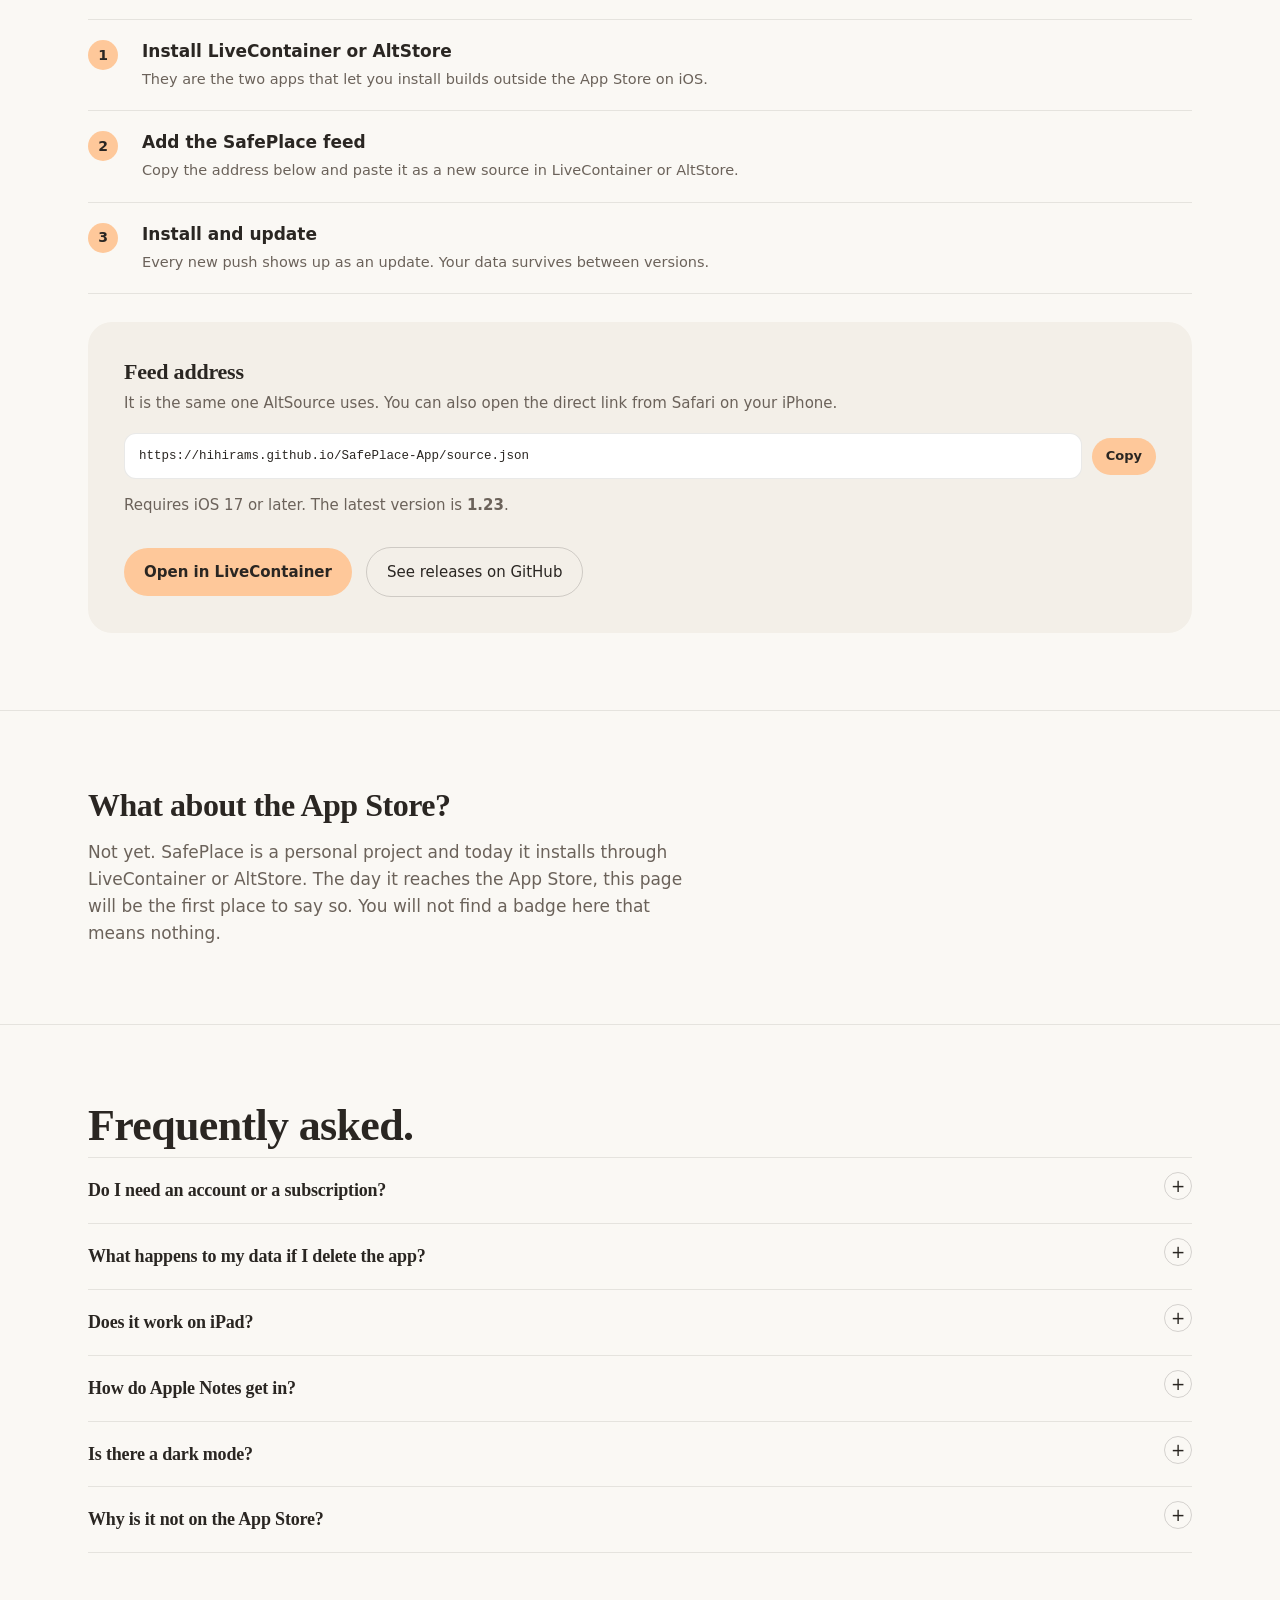
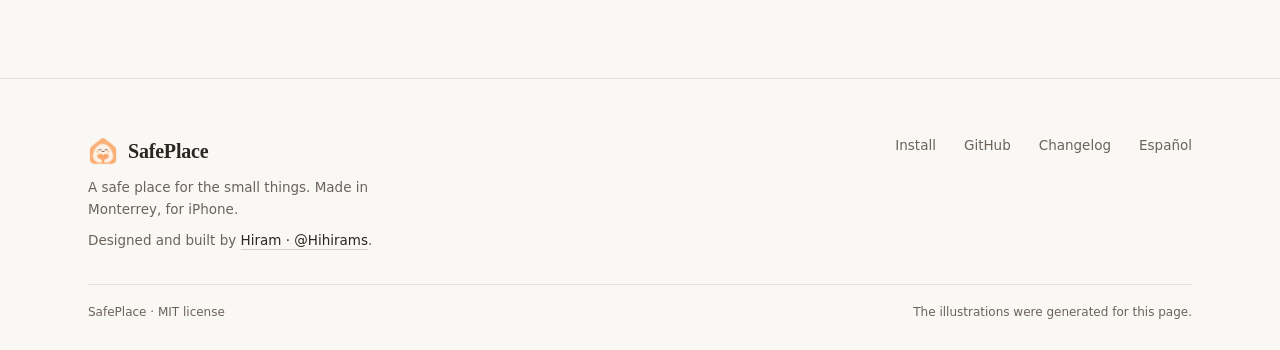
<file: docs/en.html>
<!doctype html>
<html lang="en">
<head>
<!-- impeccable-disable cream-palette: the #FAF8F4 paper is the canvas token from the app's DESIGN.md; the brief outranks the palette warning -->
<meta charset="utf-8">
<meta name="viewport" content="width=device-width, initial-scale=1">
<title>SafePlace — A safe place for the small things</title>
<meta name="description" content="Habits, people, places, music and everything that helps you feel better. An iPhone app that stays on your device and looks like a well-made notebook.">
<link rel="alternate" hreflang="es" href="index.html">
<link rel="alternate" hreflang="en" href="en.html">
<link rel="icon" href="icon.png">
<meta property="og:title" content="SafePlace">
<meta property="og:description" content="A safe place for the small things.">
<meta property="og:image" content="assets/og.png">
<meta property="og:type" content="website">
<link rel="stylesheet" href="landing.css">
</head>
<body>
<a class="skip" href="#content">Skip to content</a>

<header class="topbar">
  <div class="topbar-in">
    <a class="brand" href="en.html">
      <img src="icon.png" alt="" width="26" height="26">
      <span class="wordmark">SafePlace</span>
    </a>
    <nav class="nav" aria-label="Main">
      <a href="#feel">How it feels</a>
      <a href="#screens">Screens</a>
      <a href="#privacy">Privacy</a>
      <a href="#install">Install</a>
    </nav>
    <div class="top-actions">
      <a class="lang" href="index.html" hreflang="es" lang="es">ES</a>
      <a class="btn btn--sm" href="#install">Install</a>
    </div>
  </div>
</header>

<main id="content">

  <section class="hero">
    <div class="hero-bg">
      <img src="assets/hero-wide.webp" width="1672" height="941" alt="Two people on the living-room sofa, looking at a phone together.">
    </div>
    <div class="hero-scrim" aria-hidden="true"></div>
    <div class="hero-inner">
      <div class="hero-copy">
        <h1 class="rise">A safe place for the small things.</h1>
        <p class="hero-sub rise d1">Habits, people, places and music. On your iPhone, no account.</p>
        <div class="hero-cta rise d2">
          <a class="btn" href="#install">Install on iPhone
            <svg class="btn-arrow" viewBox="0 0 20 20" fill="none" aria-hidden="true"><path d="M3 10h13M11 5l5 5-5 5" stroke="currentColor" stroke-width="1.8" stroke-linecap="round" stroke-linejoin="round"/></svg>
          </a>
        </div>
      </div>
    </div>
  </section>

  <section class="rule" id="feel">
    <div class="wrap">
      <div class="mood reveal">
        <h2>The colour follows your mood.</h2>
        <p class="lede">In SafePlace the accent is not a fixed brand colour: it comes from how you feel. Pick a mood and watch the whole page change, the same way the app does.</p>
        <p class="mood-q" style="margin-top:26px">How are you feeling?</p>
        <div class="moods" role="group" aria-label="Mood">
          <button class="mood-btn" type="button" data-mood="bright" aria-pressed="true" data-deep="#E8A85F" data-wash="rgba(254,200,154,.22)" data-label="bright">
            <span class="mood-dot" style="background:#FEC89A"><svg aria-hidden="true" viewBox="0 0 24 24" fill="none" stroke="#2A2622" stroke-width="1.7" stroke-linecap="round"><circle cx="12" cy="12" r="4.2"/><path d="M12 2.6v2.2M12 19.2v2.2M2.6 12h2.2M19.2 12h2.2M5.3 5.3l1.6 1.6M17.1 17.1l1.6 1.6M18.7 5.3l-1.6 1.6M6.9 17.1l-1.6 1.6"/></svg></span>
            Bright
          </button>
          <button class="mood-btn" type="button" data-mood="calm" aria-pressed="false" data-deep="#7E9C93" data-wash="rgba(216,226,220,.30)" data-label="calm">
            <span class="mood-dot" style="background:#D8E2DC"><svg aria-hidden="true" viewBox="0 0 24 24" fill="none" stroke="#2A2622" stroke-width="1.7" stroke-linecap="round" stroke-linejoin="round"><path d="M5 19c0-7 4.5-12.5 13-13 .5 8.5-4.5 13-13 13Z"/><path d="M5 19c2.5-4 5.5-7 9-9"/></svg></span>
            Calm
          </button>
          <button class="mood-btn" type="button" data-mood="hopeful" aria-pressed="false" data-deep="#D9836F" data-wash="rgba(254,197,187,.26)" data-label="hopeful">
            <span class="mood-dot" style="background:#FEC5BB"><svg aria-hidden="true" viewBox="0 0 24 24" fill="none" stroke="#2A2622" stroke-width="1.7" stroke-linecap="round"><circle cx="12" cy="12" r="2.6"/><path d="M12 9.4C12 6.8 10.4 4.6 12 3.2c1.6 1.4 0 3.6 0 6.2M14.6 12c2.6 0 4.8-1.6 6.2 0-1.4 1.6-3.6 0-6.2 0M12 14.6c0 2.6 1.6 4.8 0 6.2-1.6-1.4 0-3.6 0-6.2M9.4 12c-2.6 0-4.8 1.6-6.2 0 1.4-1.6 3.6 0 6.2 0"/></svg></span>
            Hopeful
          </button>
          <button class="mood-btn" type="button" data-mood="mixed" aria-pressed="false" data-deep="#D99A5C" data-wash="rgba(255,215,186,.26)" data-label="mixed">
            <span class="mood-dot" style="background:#FFD7BA"><svg aria-hidden="true" viewBox="0 0 24 24" fill="none" stroke="#2A2622" stroke-width="1.7" stroke-linecap="round" stroke-linejoin="round"><circle cx="8.5" cy="8" r="3.2"/><path d="M8.5 2.8v1.4M3.3 8h1.4M4.8 4.3l1 1"/><path d="M9 18.5h8.2a3.6 3.6 0 0 0 0-7.2c-.5 0-1 .1-1.4.3A5 5 0 0 0 7 13.2"/></svg></span>
            Mixed
          </button>
          <button class="mood-btn" type="button" data-mood="heavy" aria-pressed="false" data-deep="#5F7C9B" data-wash="rgba(169,188,208,.28)" data-label="heavy">
            <span class="mood-dot" style="background:#A9BCD0"><svg aria-hidden="true" viewBox="0 0 24 24" fill="none" stroke="#2A2622" stroke-width="1.7" stroke-linecap="round" stroke-linejoin="round"><path d="M6.5 15.5a4 4 0 0 1 .6-7.95 5 5 0 0 1 9.6 1.2 3.4 3.4 0 0 1-.2 6.75Z"/><path d="M8.5 18.6l-.7 2M12 18.6l-.7 2M15.5 18.6l-.7 2"/></svg></span>
            Heavy
          </button>
        </div>
        <p class="mood-read" id="moodRead" aria-live="polite">Right now the app looks <strong>bright</strong>. That is how the tint works: one accent, and everything else stays paper.</p>
      </div>
    </div>
  </section>

  <section class="rule" id="keeps">
    <div class="wrap">
      <div class="section-head reveal">
        <h2>What fits in a SafePlace.</h2>
        <p class="lede">It is where you keep what serves you: a line you liked, the name of a place you want to go back to, a song for the car.</p>
      </div>
      <div class="cats">
        <div class="cat reveal">
          <span class="cat-name">Habits</span>
          <span class="cat-desc">What you want to repeat. The streak counts the days in a row without punishing the ones you missed.</span>
          <span class="cat-count">streak and record</span>
        </div>
        <div class="cat reveal">
          <span class="cat-name">People</span>
          <span class="cat-desc">Who you want to talk to, what they told you, when it was the last time.</span>
          <span class="cat-count">by category</span>
        </div>
        <div class="cat reveal">
          <span class="cat-name">Places</span>
          <span class="cat-desc">Addresses, cafés, routes. The things you do not want to search for again.</span>
          <span class="cat-count">on your map</span>
        </div>
        <div class="cat reveal">
          <span class="cat-name">Music</span>
          <span class="cat-desc">Records, single tracks, the thing you heard in a shop and could not name.</span>
          <span class="cat-count">with a link</span>
        </div>
        <div class="cat reveal">
          <span class="cat-name">Self-care</span>
          <span class="cat-desc">What settles your head: a routine, a reminder, a note for the hard day.</span>
          <span class="cat-count">no guilt</span>
        </div>
      </div>
      <figure class="band reveal">
        <img src="assets/band-kitchen.webp" alt="An older man in the kitchen at night, saving a note on his phone." width="1914" height="822">
        <figcaption>The kitchen, 11:40 pm. One more note before bed.</figcaption>
      </figure>
    </div>
  </section>

  <section class="rule" id="screens">
    <div class="wrap wrap--wide">
      <div class="section-head reveal">
        <h2>Three screens, one idea.</h2>
        <p class="lede">Sections and lists separated by thin lines. Colour shows up in the detail, never in the background.</p>
      </div>
      <div class="screens-shell">
        <div class="screens-viewport">
        <div class="screens" id="screens-track">
        <figure class="device reveal">
          <div class="device-frame">
            <div class="device-screen">
              <img src="assets/shot-home.webp" alt="SafePlace home screen: today's mood, streak and summary." width="739" height="1600">
            </div>
          </div>
          <figcaption class="device-cap"><b>Home</b>Your day, your numbers, your recent notes.</figcaption>
      </figure>

        <figure class="device reveal">
          <div class="device-frame">
            <div class="device-screen">
              <img src="assets/shot-journal.webp" alt="SafePlace journal screen: the timeline grouped by day." width="739" height="1600">
            </div>
          </div>
          <figcaption class="device-cap"><b>Journal</b>Your timeline, grouped by day.</figcaption>
      </figure>

        <figure class="device reveal">
          <div class="device-frame">
            <div class="device-screen">
              <img src="assets/shot-mind.webp" alt="SafePlace Mind screen: the note map grouped by category." width="739" height="1600">
            </div>
          </div>
          <figcaption class="device-cap"><b>Mind</b>The graph of your notes, grouped by category.</figcaption>
      </figure>
      </div>
      </div>
      <div class="screens-controls">
        <button class="screen-nav" type="button" data-dir="-1" aria-label="Previous screen">
          <svg viewBox="0 0 20 20" fill="none" aria-hidden="true"><path d="M12.5 4.5 7 10l5.5 5.5" stroke="currentColor" stroke-width="1.8" stroke-linecap="round" stroke-linejoin="round"/></svg>
        </button>
        <span class="screen-count" aria-live="polite">1 / 3</span>
        <button class="screen-nav" type="button" data-dir="1" aria-label="Next screen">
          <svg viewBox="0 0 20 20" fill="none" aria-hidden="true"><path d="M7.5 4.5 13 10l-5.5 5.5" stroke="currentColor" stroke-width="1.8" stroke-linecap="round" stroke-linejoin="round"/></svg>
        </button>
      </div>
      </div>
    </div>
  </section>

  <section class="rule" id="mind">
    <div class="wrap mind">
      <div class="reveal">
        <h2>Your head, on a map that moves.</h2>
        <p class="lede">Every category is a hub and every note orbits around it. Nodes grow with what you write, and the motion depends on how many notes you have and how you feel.</p>
        <ul class="mind-facts">
          <li>Tap a node to focus it and read the note.</li>
          <li>Pinch to zoom between 0.6× and 3×, drag to move.</li>
          <li>You can pause the motion. With Reduce Motion it starts still.</li>
        </ul>
      </div>
      <div class="mind-canvas-wrap reveal">
        <canvas id="mind-canvas" role="img" aria-label="Example graph: three hubs with notes orbiting around them."></canvas>
      </div>
    </div>
  </section>

  <section class="rule" id="moments">
    <div class="wrap wrap--wide scene">
      <div class="scene-art reveal">
        <img src="assets/scene-1.webp" alt="A man on a train saving a note on his phone." width="1672" height="941">
      </div>
      <div class="reveal">
        <h2>It gets written the moment it happens.</h2>
        <p class="lede">The create button opens a blank canvas, with no boxed-in fields. You write, the app suggests a category, and the colour comes from your mood. Afterwards you can change everything, or nothing.</p>
        <p class="lede">And if the thought came from Apple Notes, you share it to SafePlace and decide whether to keep it or throw it away.</p>
        <div class="hero-cta">
          <a class="btn btn--ghost" href="#install">Try it on your iPhone</a>
        </div>
      </div>
    </div>
  </section>

  <section class="rule" id="night">
    <div class="wrap wrap--wide scene scene--flip">
      <div class="scene-art reveal">
        <img src="assets/scene-3.webp" alt="A person in bed at night, holding their phone." width="1148" height="1370">
      </div>
      <div class="reveal">
        <h2>And when the day ends, it goes quiet.</h2>
        <p class="lede">You can turn on a daily reminder at the time you choose. If you do not open it, nothing happens: the app does not nag and it does not turn rest into another task.</p>
        <p class="lede">In bed, with the brightness low, dark mode protects the contrast. The mascot is still there, in the colour of the day you had.</p>
      </div>
    </div>
  </section>

  <section class="rule" id="privacy">
    <div class="wrap">
      <div class="section-head reveal">
        <h2>Your notes never leave your iPhone.</h2>
        <p class="lede">No account, no sign-up, no server. The app keeps everything on the device and lets you export it whenever you want.</p>
      </div>
      <div class="cats">
        <div class="cat reveal"><span class="cat-name">Local</span><span class="cat-desc">The data lives on your phone. There is no backend to send it to.</span><span class="cat-count">no account</span></div>
        <div class="cat reveal"><span class="cat-name">Portable</span><span class="cat-desc">Export and import everything as JSON from Settings. It is your file, not ours.</span><span class="cat-count">export / import</span></div>
        <div class="cat reveal"><span class="cat-name">No analytics</span><span class="cat-desc">The app ships no third-party analytics and no trackers.</span><span class="cat-count">nothing to sell</span></div>
      </div>
    </div>
  </section>

  <section class="rule" id="install">
    <div class="wrap">
      <div class="section-head reveal">
        <h2>Installing takes three steps.</h2>
        <p class="lede">SafePlace ships as a build signed by me, not by the App Store. That is why iOS asks for a small detour the first time.</p>
      </div>
      <ol class="steps reveal">
        <li><div><b>Install LiveContainer or AltStore</b><span>They are the two apps that let you install builds outside the App Store on iOS.</span></div></li>
        <li><div><b>Add the SafePlace feed</b><span>Copy the address below and paste it as a new source in LiveContainer or AltStore.</span></div></li>
        <li><div><b>Install and update</b><span>Every new push shows up as an update. Your data survives between versions.</span></div></li>
      </ol>

      <div class="install reveal">
        <h3>Feed address</h3>
        <p>It is the same one AltSource uses. You can also open the direct link from Safari on your iPhone.</p>
        <div class="feed">
          <code id="feedUrl">https://hihirams.github.io/SafePlace-App/source.json</code>
          <button class="btn btn--sm" type="button" id="copyBtn">Copy</button>
        </div>
        <p class="install-note">Requires iOS 17 or later. The latest version is <strong id="versionLabel">1.49</strong>.</p>
        <div class="hero-cta">
          <a class="btn" href="livecontainer://sources?url=https://hihirams.github.io/SafePlace-App/source.json">Open in LiveContainer</a>
          <a class="btn btn--ghost" href="https://github.com/Hihirams/SafePlace-App/releases/latest">See releases on GitHub</a>
        </div>
      </div>
    </div>
  </section>

  <section class="rule" id="appstore">
    <div class="wrap">
      <div class="reveal" style="max-width:64ch">
        <h2 style="font-size:clamp(24px,3vw,32px)">What about the App Store?</h2>
        <p class="lede">Not yet. SafePlace is a personal project and today it installs through LiveContainer or AltStore. The day it reaches the App Store, this page will be the first place to say so. You will not find a badge here that means nothing.</p>
      </div>
    </div>
  </section>

  <section class="rule" id="faq">
    <div class="wrap">
      <h2 class="reveal" style="margin-bottom:8px">Frequently asked.</h2>
      <div class="faq">
        <details>
          <summary>Do I need an account or a subscription?</summary>
          <p>No. There is no account, no cloud and no in-app purchases. You install it and use it.</p>
        </details>
        <details>
          <summary>What happens to my data if I delete the app?</summary>
          <p>It goes with the app. That is why Settings includes exporting to JSON: do that before deleting it if you want to keep your history.</p>
        </details>
        <details>
          <summary>Does it work on iPad?</summary>
          <p>Yes. The app adapts the reading width and uses three or four column grids on larger screens.</p>
        </details>
        <details>
          <summary>How do Apple Notes get in?</summary>
          <p>You open the note, tap Share, choose SafePlace, and the note shows up in the Notes tab so you can decide whether to keep it. iOS does not allow reading Notes directly, so the share sheet is the way in.</p>
        </details>
        <details>
          <summary>Is there a dark mode?</summary>
          <p>Light, dark and automatic. In dark mode the paper turns black and the accent stays, because the colour keeps doing the same job.</p>
        </details>
        <details>
          <summary>Why is it not on the App Store?</summary>
          <p>Because it is a personal project published build by build. Shipping through LiveContainer lets it update without waiting on a review.</p>
        </details>
      </div>
    </div>
  </section>
</main>

<footer>
  <div class="wrap">
    <div class="foot">
      <div>
        <div class="foot-brand">
          <img src="icon.png" alt="" width="30" height="30">
          <span class="wordmark">SafePlace</span>
        </div>
        <p>A safe place for the small things. Made in Monterrey, for iPhone.</p>
        <p class="foot-credit">Designed and built by <a href="https://github.com/Hihirams">Hiram · @Hihirams</a>.</p>
      </div>
      <nav class="foot-links" aria-label="Footer">
        <a href="#install">Install</a>
        <a href="https://github.com/Hihirams/SafePlace-App">GitHub</a>
        <a href="https://github.com/Hihirams/SafePlace-App/blob/main/CHANGELOG.md">Changelog</a>
        <a href="index.html" hreflang="es" lang="es">Español</a>
      </nav>
    </div>
    <div class="legal">
      <span>SafePlace · MIT license</span>
      <span>The illustrations were generated for this page.</span>
    </div>
  </div>
</footer>

<script>
(function () {
  "use strict";
  var root = document.documentElement;

  /* mood: el acento tiñe toda la página */
  var buttons = Array.prototype.slice.call(document.querySelectorAll(".mood-btn"));
  var read = document.getElementById("moodRead");

  function setMood(btn) {
    buttons.forEach(function (b) { b.setAttribute("aria-pressed", String(b === btn)); });
    root.style.setProperty("--accent", getComputedStyle(btn.querySelector(".mood-dot")).backgroundColor);
    root.style.setProperty("--accent-deep", btn.getAttribute("data-deep"));
    root.style.setProperty("--accent-wash", btn.getAttribute("data-wash"));
    if (read) {
      read.innerHTML = "Right now the app looks <strong>" + btn.getAttribute("data-label") + "</strong>. That is how the tint works: one accent, and everything else stays paper.";
    }
  }

  buttons.forEach(function (b) {
    b.addEventListener("click", function () { setMood(b); });
  });

  /* copiar el feed */
  var copyBtn = document.getElementById("copyBtn");
  if (copyBtn) {
    copyBtn.addEventListener("click", function () {
      var text = document.getElementById("feedUrl").textContent.trim();
      var done = function () {
        copyBtn.textContent = "Copied";
        setTimeout(function () { copyBtn.textContent = "Copy"; }, 1800);
      };
      if (navigator.clipboard && navigator.clipboard.writeText) {
        navigator.clipboard.writeText(text).then(done, done);
      } else { done(); }
    });
  }

  /* versión desde el feed AltSource */
  var versionLabel = document.getElementById("versionLabel");
  if (versionLabel && location.protocol !== "file:") {
    fetch("source.json", { cache: "no-store" })
      .then(function (r) { return r.ok ? r.json() : null; })
      .then(function (data) {
        var v = data && data.apps && data.apps[0] && data.apps[0].versions && data.apps[0].versions[0];
        if (v && v.version) versionLabel.textContent = v.version;
      })
      .catch(function () {});
  }

  /* revelados */
  var els = document.querySelectorAll(".reveal");
  if ("IntersectionObserver" in window) {
    var io = new IntersectionObserver(function (entries) {
      entries.forEach(function (en) {
        if (en.isIntersecting) { en.target.classList.add("in"); io.unobserve(en.target); }
      });
    }, { rootMargin: "0px 0px -6% 0px", threshold: .08 });
    els.forEach(function (el) { io.observe(el); });
  } else {
    els.forEach(function (el) { el.classList.add("in"); });
  }

  /* grafo Mente: órbitas lentas y repulsión al cursor */
  var canvas = document.getElementById("mind-canvas");
  var reduce = window.matchMedia("(prefers-reduced-motion: reduce)").matches;
  if (canvas && canvas.getContext) {
    var ctx = canvas.getContext("2d");
    var w = 0, h = 0, hubs = [], nodes = [];
    var pointer = { x: -9999, y: -9999, active: false };
    var REPEL = 150;

    function accent() {
      return getComputedStyle(root).getPropertyValue("--accent-deep").trim() || "#D98F3F";
    }

    function build() {
      var rect = canvas.getBoundingClientRect();
      var dpr = Math.min(window.devicePixelRatio || 1, 2);
      w = rect.width; h = rect.height;
      canvas.width = w * dpr; canvas.height = h * dpr;
      ctx.setTransform(dpr, 0, 0, dpr, 0, 0);

      hubs = [
        { x: w * .28, y: h * .33, cat: "Habits" },
        { x: w * .70, y: h * .41, cat: "People" },
        { x: w * .46, y: h * .74, cat: "Places" }
      ];

      nodes = [];
      for (var i = 0; i < 36; i++) {
        var hub = hubs[i % hubs.length];
        nodes.push({
          hub: hub,
          a: (Math.floor(i / 3) / 12) * Math.PI * 2 + Math.random() * 0.5,
          d: 30 + Math.random() * 70,
          sp: (0.00008 + Math.random() * 0.00016) * (Math.random() < .5 ? -1 : 1),
          r: 2 + Math.random() * 2.6,
          ox: 0, oy: 0, vx: 0, vy: 0
        });
      }
    }

    function step() {
      var c = accent();
      ctx.clearRect(0, 0, w, h);

      var i, n, hx, hy, dx, dy, dist, force;

      for (i = 0; i < nodes.length; i++) {
        n = nodes[i];
        if (!reduce) n.a += n.sp * 16;
        hx = n.hub.x + Math.cos(n.a) * n.d;
        hy = n.hub.y + Math.sin(n.a) * n.d;

        if (!reduce && pointer.active) {
          dx = hx + n.ox - pointer.x;
          dy = hy + n.oy - pointer.y;
          dist = Math.sqrt(dx * dx + dy * dy) || 1;
          if (dist < REPEL) {
            force = Math.pow(1 - dist / REPEL, 2) * 3.2;
            n.vx += (dx / dist) * force;
            n.vy += (dy / dist) * force;
          }
        }

        n.vx += -n.ox * 0.035;
        n.vy += -n.oy * 0.035;
        n.vx *= 0.90;
        n.vy *= 0.90;
        n.ox += n.vx;
        n.oy += n.vy;

        var px = hx + n.ox;
        var py = hy + n.oy;

        dx = px - n.hub.x;
        dy = py - n.hub.y;
        dist = Math.sqrt(dx * dx + dy * dy);

        ctx.beginPath();
        ctx.moveTo(n.hub.x, n.hub.y);
        ctx.lineTo(px, py);
        ctx.strokeStyle = c;
        ctx.globalAlpha = Math.max(0.03, 0.16 - dist / 1100);
        ctx.lineWidth = 1;
        ctx.stroke();

        ctx.globalAlpha = 0.8;
        ctx.fillStyle = c;
        ctx.beginPath();
        ctx.arc(px, py, n.r, 0, 6.283);
        ctx.fill();
      }

      for (i = 0; i < hubs.length; i++) {
        var hb = hubs[i];
        ctx.globalAlpha = 0.16;
        ctx.fillStyle = c;
        ctx.beginPath();
        ctx.arc(hb.x, hb.y, 22, 0, 6.283);
        ctx.fill();

        ctx.globalAlpha = 1;
        ctx.beginPath();
        ctx.arc(hb.x, hb.y, 8, 0, 6.283);
        ctx.fill();

        ctx.globalAlpha = 0.5;
        ctx.fillStyle = "#2A2622";
        ctx.font = "500 11px -apple-system, Segoe UI, system-ui, sans-serif";
        ctx.textAlign = "center";
        ctx.fillText(hb.cat, hb.x, hb.y + 30);
      }
      ctx.globalAlpha = 1;
    }

    function loop() {
      step();
      if (!reduce) requestAnimationFrame(loop);
    }

    canvas.addEventListener("pointermove", function (e) {
      var rect = canvas.getBoundingClientRect();
      pointer.x = e.clientX - rect.left;
      pointer.y = e.clientY - rect.top;
      pointer.active = true;
    });
    canvas.addEventListener("pointerleave", function () { pointer.active = false; });

    window.addEventListener("resize", function () { build(); step(); });
    build();
    requestAnimationFrame(loop);
    if (window.ResizeObserver) {
      new ResizeObserver(function () { build(); step(); }).observe(canvas);
    }
  }
  /* carrusel de pantallas: mueve por transform, sin scroll horizontal nativo,
     para que el gesto vertical de la página nunca quede secuestrado */
  var track = document.getElementById("screens-track");
  var shell = track && track.closest ? track.closest(".screens-shell") : null;
  if (track && shell) {
    var slides = Array.prototype.slice.call(track.querySelectorAll(".device"));
    var arrows = Array.prototype.slice.call(shell.querySelectorAll(".screen-nav"));
    var counter = shell.querySelector(".screen-count");
    var index = 0;
    var mq = window.matchMedia("(max-width: 900px)");

    function renderScreens() {
      var last = slides.length - 1;
      if (index < 0) index = 0;
      if (index > last) index = last;
      track.style.transform = mq.matches ? "translateX(" + (-index * 100) + "%)" : "";
      arrows.forEach(function (b) {
        var dir = Number(b.getAttribute("data-dir"));
        b.disabled = mq.matches && ((dir < 0 && index === 0) || (dir > 0 && index === last));
      });
      if (counter) counter.textContent = (index + 1) + " / " + slides.length;
    }

    arrows.forEach(function (b) {
      b.addEventListener("click", function () {
        index += Number(b.getAttribute("data-dir"));
        renderScreens();
      });
    });

    if (mq.addEventListener) mq.addEventListener("change", renderScreens);
    else if (mq.addListener) mq.addListener(renderScreens);

    renderScreens();
  }
})();
</script>
</body>
</html>
</file>
<file: docs/landing.css>
/* SafePlace landing — hereda el sistema de la app (warm editorial paper).
   Tokens espejo de SafePlace/DESIGN.md. Sin degradados fuertes, sin sombras decorativas. */

:root{
  --paper:#FAF8F4;
  --surface:#FFFFFF;
  --soft:#F3EFE8;
  --strong:#ECE7DF;
  --ink:#2A2622;
  --ink-2:#6B625A;
  --hair:rgba(42,38,34,.10);
  --hair-strong:rgba(42,38,34,.18);

  --accent:#FEC89A;
  --accent-deep:#D98F3F;
  --accent-wash:rgba(254,200,154,.22);

  --bright:#FEC89A;   --bright-deep:#E8A85F;
  --calm:#D8E2DC;     --calm-deep:#7E9C93;
  --hopeful:#FEC5BB;  --hopeful-deep:#D9836F;
  --mixed:#FFD7BA;    --mixed-deep:#D99A5C;
  --heavy:#A9BCD0;    --heavy-deep:#5F7C9B;

  --serif:ui-serif,"New York","Iowan Old Style",Georgia,"Times New Roman",serif;
  --sans:-apple-system,BlinkMacSystemFont,"Segoe UI",system-ui,Roboto,sans-serif;

  --pad:clamp(20px,5vw,48px);
  --max:1200px;
  --max-wide:1320px;
  --ease:cubic-bezier(.22,1,.36,1);
}

*,*::before,*::after{box-sizing:border-box}
html{scroll-behavior:smooth;-webkit-text-size-adjust:100%}
body{
  margin:0;background:var(--paper);color:var(--ink);
  font-family:var(--sans);font-size:17px;line-height:1.6;
  -webkit-font-smoothing:antialiased;text-wrap:pretty;overflow-x:hidden;
  transition:background .5s var(--ease);
}
h1,h2,h3,h4,p,ul,ol,figure,blockquote{margin:0}
img,svg{display:block;max-width:100%}
a{color:inherit}
button{font:inherit;color:inherit}
::selection{background:var(--accent);color:var(--ink)}
:focus-visible{outline:2px solid var(--ink);outline-offset:3px;border-radius:4px}

.wrap{width:min(var(--max),100%);margin-inline:auto;padding-inline:var(--pad)}
.wrap--wide{width:min(var(--max-wide),100%)}
.sr{position:absolute;width:1px;height:1px;overflow:hidden;clip:rect(0 0 0 0);white-space:nowrap}
.skip{position:fixed;left:16px;top:-80px;z-index:80;background:var(--ink);color:var(--paper);padding:12px 20px;border-radius:999px;font-size:14px;text-decoration:none;transition:top .2s}
.skip:focus{top:16px}

/* ---------- topbar ---------- */
.topbar{
  position:sticky;top:0;z-index:50;
  background:color-mix(in srgb,var(--paper) 82%,transparent);
  -webkit-backdrop-filter:saturate(1.4) blur(18px);
  backdrop-filter:saturate(1.4) blur(18px);
  border-bottom:1px solid var(--hair);
}
.topbar-in{display:flex;align-items:center;gap:18px;height:64px;width:min(var(--max),100%);margin-inline:auto;padding-inline:var(--pad)}
.brand{display:flex;align-items:center;gap:10px;text-decoration:none;flex:none}
.brand img{width:26px;height:26px;border-radius:7px}
.wordmark{font-family:var(--serif);font-size:20px;font-weight:600;letter-spacing:-.01em}
.nav{display:flex;gap:26px;margin-left:auto;font-size:14px;color:var(--ink-2)}
.nav a{text-decoration:none;transition:color .2s}
.nav a:hover{color:var(--ink)}
.top-actions{display:flex;align-items:center;gap:10px;margin-left:auto}
.lang{display:flex;align-items:center;gap:6px;font-size:13px;color:var(--ink-2);text-decoration:none;border:1px solid var(--hair-strong);border-radius:999px;padding:6px 12px;transition:border-color .2s,color .2s}
.lang:hover{border-color:var(--ink);color:var(--ink)}

/* ---------- buttons ---------- */
.btn{display:inline-flex;align-items:center;gap:10px;min-height:44px;padding:12px 20px;border:0;border-radius:999px;background:var(--accent);color:var(--ink);font-size:15px;font-weight:600;text-decoration:none;cursor:pointer;transition:background .2s,transform .2s var(--ease)}
.btn:hover{background:var(--accent-deep);transform:translateY(-1px)}
.btn--ghost{background:transparent;border:1px solid var(--hair-strong);font-weight:500}
.btn--ghost:hover{background:var(--soft);border-color:var(--ink);transform:none}
.btn--sm{min-height:36px;padding:8px 14px;font-size:13px}
.btn-arrow{width:20px;height:20px;flex:none}

/* ---------- hero ---------- */
.hero{position:relative;display:grid;align-items:start;min-height:min(860px,calc(100svh - 64px));padding-block:0;background:var(--calm);overflow:hidden}
.hero-bg{position:absolute;inset:0;z-index:0}
.hero-bg img{width:100%;height:100%;object-fit:cover;object-position:right center}
.hero-scrim{position:absolute;inset:0;z-index:1;pointer-events:none;background:linear-gradient(90deg,var(--calm) 0 22%,rgba(216,226,220,.55) 32%,rgba(216,226,220,0) 41%)}
.hero-inner{position:relative;z-index:2;width:min(var(--max),100%);margin-inline:auto;padding:clamp(56px,10vh,112px) var(--pad) clamp(40px,6vw,72px)}
.hero-copy{max-width:480px}
.hero h1{font-size:clamp(34px,4.5vw,56px)}
h1{font-family:var(--serif);font-weight:600;font-size:clamp(38px,5.6vw,66px);line-height:1.03;letter-spacing:-.02em}
.hero-sub{margin-top:22px;max-width:40ch;font-size:clamp(16px,1.6vw,19px);color:#544D47;line-height:1.55}
.hero-cta{display:flex;align-items:center;gap:14px;flex-wrap:wrap;margin-top:30px}
@keyframes float{from{transform:translateY(3px)}to{transform:translateY(-9px)}}
@keyframes breathe{from{transform:scale(.985)}to{transform:scale(1.015)}}

/* ---------- sections ---------- */
section{padding-block:clamp(44px,6vw,80px)}
section[id]{scroll-margin-top:84px}
.rule{border-top:1px solid var(--hair)}
.eyebrow{font-size:12px;font-weight:600;letter-spacing:.14em;text-transform:uppercase;color:var(--ink-2);margin-bottom:16px}
h2{font-family:var(--serif);font-weight:600;font-size:clamp(28px,3.8vw,44px);line-height:1.08;letter-spacing:-.015em}
h3{font-family:var(--serif);font-weight:600;font-size:22px;line-height:1.25;letter-spacing:-.01em}
.lede{margin-top:16px;max-width:60ch;font-size:17px;color:var(--ink-2)}
.section-head{margin-bottom:clamp(28px,4vw,44px)}

/* ---------- mood ---------- */
.mood{margin-top:26px;max-width:720px}
.mood-q{font-family:var(--serif);font-size:clamp(22px,2.6vw,30px);font-weight:600;letter-spacing:-.01em}
.moods{display:flex;flex-wrap:wrap;gap:10px;margin-top:18px}
.mood-btn{display:inline-flex;align-items:center;gap:9px;min-height:44px;padding:7px 16px 7px 7px;border:1px solid var(--hair);border-radius:999px;background:var(--surface);font-size:14px;font-weight:500;cursor:pointer;transition:border-color .2s,background .2s}
.mood-btn:hover{border-color:var(--hair-strong)}
.mood-btn[aria-pressed="true"]{border-color:var(--ink);background:var(--soft)}
.mood-dot{width:30px;height:30px;border-radius:50%;display:grid;place-items:center;flex:none}
.mood-dot svg{width:17px;height:17px}
.mood-read{margin-top:16px;font-size:15px;color:var(--ink-2);min-height:24px}
.mood-read strong{color:var(--ink);font-weight:600}

/* ---------- categories ---------- */
.cats{margin-top:8px;border-top:1px solid var(--hair)}
.cat{display:grid;grid-template-columns:auto 1fr auto;gap:16px;align-items:baseline;padding:20px 0;border-bottom:1px solid var(--hair)}
.cat-name{font-family:var(--serif);font-size:20px;font-weight:600;letter-spacing:-.01em}
.cat-desc{font-size:15px;color:var(--ink-2);max-width:56ch}
.cat-count{font-size:13px;color:var(--ink-2);font-variant-numeric:tabular-nums;text-align:right;white-space:nowrap}

/* ---------- screens ---------- */
.screens{display:grid;grid-template-columns:repeat(3,1fr);gap:clamp(16px,3vw,32px);align-items:start;margin-top:8px}
.device{background:none;border:0;padding:0}
.device-frame{position:relative;width:100%;max-width:280px;margin-inline:auto;border-radius:38px;background:var(--surface);border:1px solid var(--hair-strong);padding:9px;box-shadow:none}
.device-screen{position:relative;aspect-ratio:9/19.5;border-radius:30px;overflow:hidden;background:var(--soft);display:grid;place-items:center}
.device-screen img{width:100%;height:100%;object-fit:cover;object-position:top center}
.device-cap{margin:12px auto 0;font-size:13.5px;color:var(--ink-2);text-align:center;max-width:280px}
.device-cap b{display:block;font-family:var(--serif);font-size:16px;color:var(--ink);font-weight:600;letter-spacing:-.01em}
.screens-shell{position:relative}
.screens-controls{display:none}

/* ---------- mind ---------- */
.mind{display:grid;grid-template-columns:1fr 1fr;gap:clamp(24px,5vw,56px);align-items:center}
.mind-canvas-wrap{position:relative;aspect-ratio:4/3;border-radius:24px;background:var(--surface);border:1px solid var(--hair);overflow:hidden}
#mind-canvas{position:absolute;inset:0;width:100%;height:100%;display:block}
.mind-facts{list-style:none;padding:0;display:grid;gap:14px;margin-top:22px}
.mind-facts li{display:grid;grid-template-columns:8px 1fr;gap:12px;font-size:15px;color:var(--ink-2);align-items:start}
.mind-facts li::before{content:"";width:8px;height:8px;border-radius:50%;background:var(--accent-deep);margin-top:8px}

/* ---------- image scenes ---------- */
.scene{display:grid;grid-template-columns:1fr 1fr;gap:clamp(24px,5vw,56px);align-items:center}
.scene img{width:100%;height:auto;border-radius:20px}
.scene--flip .scene-art{order:2}
.band{margin-top:clamp(32px,5vw,56px)}
.band img{width:100%;height:auto;border-radius:20px}
.band figcaption{margin-top:12px;font-size:13px;color:var(--ink-2);text-align:center}

/* ---------- steps ---------- */
.steps{list-style:none;padding:0;margin-top:26px;display:grid;gap:0;border-top:1px solid var(--hair);counter-reset:step}
.steps li{display:grid;grid-template-columns:38px 1fr;gap:16px;padding:18px 0;border-bottom:1px solid var(--hair);align-items:start}
.steps li::before{counter-increment:step;content:counter(step);width:30px;height:30px;border-radius:50%;background:var(--accent);color:var(--ink);display:grid;place-items:center;font-size:14px;font-weight:600;margin-top:2px}
.steps b{display:block;font-weight:600}
.steps span{font-size:14.5px;color:var(--ink-2)}

/* ---------- install ---------- */
.install{background:var(--soft);border-radius:24px;padding:clamp(22px,4vw,36px);margin-top:28px}
.install h3{margin-bottom:6px}
.install p{font-size:15px;color:var(--ink-2)}
.feed{display:flex;gap:10px;align-items:center;flex-wrap:wrap;margin-top:18px}
.feed code{flex:1;min-width:240px;background:var(--surface);border:1px solid var(--hair);border-radius:12px;padding:12px 14px;font-family:ui-monospace,SFMono-Regular,Menlo,Consolas,monospace;font-size:12.5px;color:var(--ink);overflow-x:auto;white-space:nowrap}
.install-note{margin-top:14px;font-size:13px;color:var(--ink-2)}

/* ---------- faq ---------- */
.faq{margin-top:8px;border-top:1px solid var(--hair)}
details{border-bottom:1px solid var(--hair)}
summary{list-style:none;cursor:pointer;padding:18px 40px 18px 0;font-family:var(--serif);font-size:18px;font-weight:600;position:relative;letter-spacing:-.01em}
summary::-webkit-details-marker{display:none}
summary::after{content:"+";position:absolute;right:0;top:14px;width:28px;height:28px;border-radius:50%;border:1px solid var(--hair-strong);display:grid;place-items:center;font-family:var(--sans);font-size:17px;font-weight:400;transition:transform .25s var(--ease)}
details[open] summary::after{content:"–"}
details p{padding:0 40px 20px 0;font-size:15px;color:var(--ink-2);max-width:70ch}

/* ---------- footer ---------- */
footer{border-top:1px solid var(--hair);padding-block:clamp(36px,5vw,56px) 28px;margin-top:clamp(24px,4vw,48px)}
.foot{display:flex;gap:32px;justify-content:space-between;flex-wrap:wrap;align-items:flex-start}
.foot-brand{display:flex;align-items:center;gap:10px}
.foot-brand img{width:30px;height:30px;border-radius:8px}
.foot p{font-size:13.5px;color:var(--ink-2);max-width:36ch;margin-top:10px}
.foot-credit{margin-top:6px;font-size:13.5px;color:var(--ink-2);max-width:42ch}
.foot-credit a{color:var(--ink);text-decoration:none;border-bottom:1px solid var(--hair-strong);padding-bottom:1px;white-space:nowrap;transition:border-color .2s}
.foot-credit a:hover{border-color:var(--ink)}
.foot-links{display:flex;gap:28px;flex-wrap:wrap;font-size:13.5px}
.foot-links a{text-decoration:none;color:var(--ink-2)}
.foot-links a:hover{color:var(--ink)}
.legal{margin-top:32px;padding-top:18px;border-top:1px solid var(--hair);display:flex;justify-content:space-between;gap:12px;flex-wrap:wrap;font-size:12px;color:var(--ink-2)}

/* ---------- motion ---------- */
.reveal{opacity:0;transform:translateY(12px);transition:opacity .7s var(--ease),transform .7s var(--ease)}
.reveal.in{opacity:1;transform:none}
.rise{opacity:0;transform:translateY(12px);animation:rise .7s var(--ease) forwards}
.d1{animation-delay:.04s}.d2{animation-delay:.08s}.d3{animation-delay:.12s}.d4{animation-delay:.16s}
@keyframes rise{to{opacity:1;transform:none}}
@media (prefers-reduced-motion:reduce){
  html{scroll-behavior:auto}
  .rise,.reveal{animation:none;opacity:1;transform:none;transition:none}
  *{transition-duration:.01ms !important}
}

/* ---------- responsive ---------- */
@media (max-width:900px){
  .hero{display:block;min-height:auto;background:var(--calm)}
  .hero-bg{position:relative;height:auto;aspect-ratio:1672/941;background:var(--calm)}
  .hero-bg img{object-fit:cover;object-position:center}
  .hero-scrim{display:none}
  .hero-inner{padding-block:26px 40px}
  .hero-copy{max-width:none}
  .screens-viewport{overflow:hidden}
  .screens{
    display:flex;gap:0;margin:0;
    transition:transform .45s var(--ease);
    touch-action:pan-y;
  }
  .device{flex:0 0 100%;max-width:100%;padding-inline:4px}
  .device-frame{max-width:min(240px,66vw)}
  .device-cap{max-width:min(240px,66vw)}
  .screens-controls{
    display:flex;align-items:center;justify-content:center;gap:16px;
    margin-top:22px;
  }
  .screen-nav{
    width:44px;height:44px;border-radius:50%;flex:none;
    border:1px solid var(--hair-strong);background:var(--surface);
    display:grid;place-items:center;cursor:pointer;
    transition:border-color .2s,background .2s,opacity .2s;
  }
  .screen-nav:hover:not(:disabled){border-color:var(--ink);background:var(--soft)}
  .screen-nav:disabled{opacity:.35;cursor:default}
  .screen-nav svg{width:18px;height:18px}
  .screen-count{font-size:13px;color:var(--ink-2);font-variant-numeric:tabular-nums;min-width:56px;text-align:center}
  .mind,.scene{grid-template-columns:1fr;gap:24px}
  .scene--flip .scene-art{order:0}
  .nav{display:none}
}
@media (min-width:601px) and (max-width:900px){
  .device-frame,.device-cap{max-width:300px}
}
@media (max-width:560px){
  .cat{grid-template-columns:1fr auto}
  .cat-desc{grid-column:1 / -1;grid-row:2}
  .foot{flex-direction:column;gap:24px}
}
</file>
